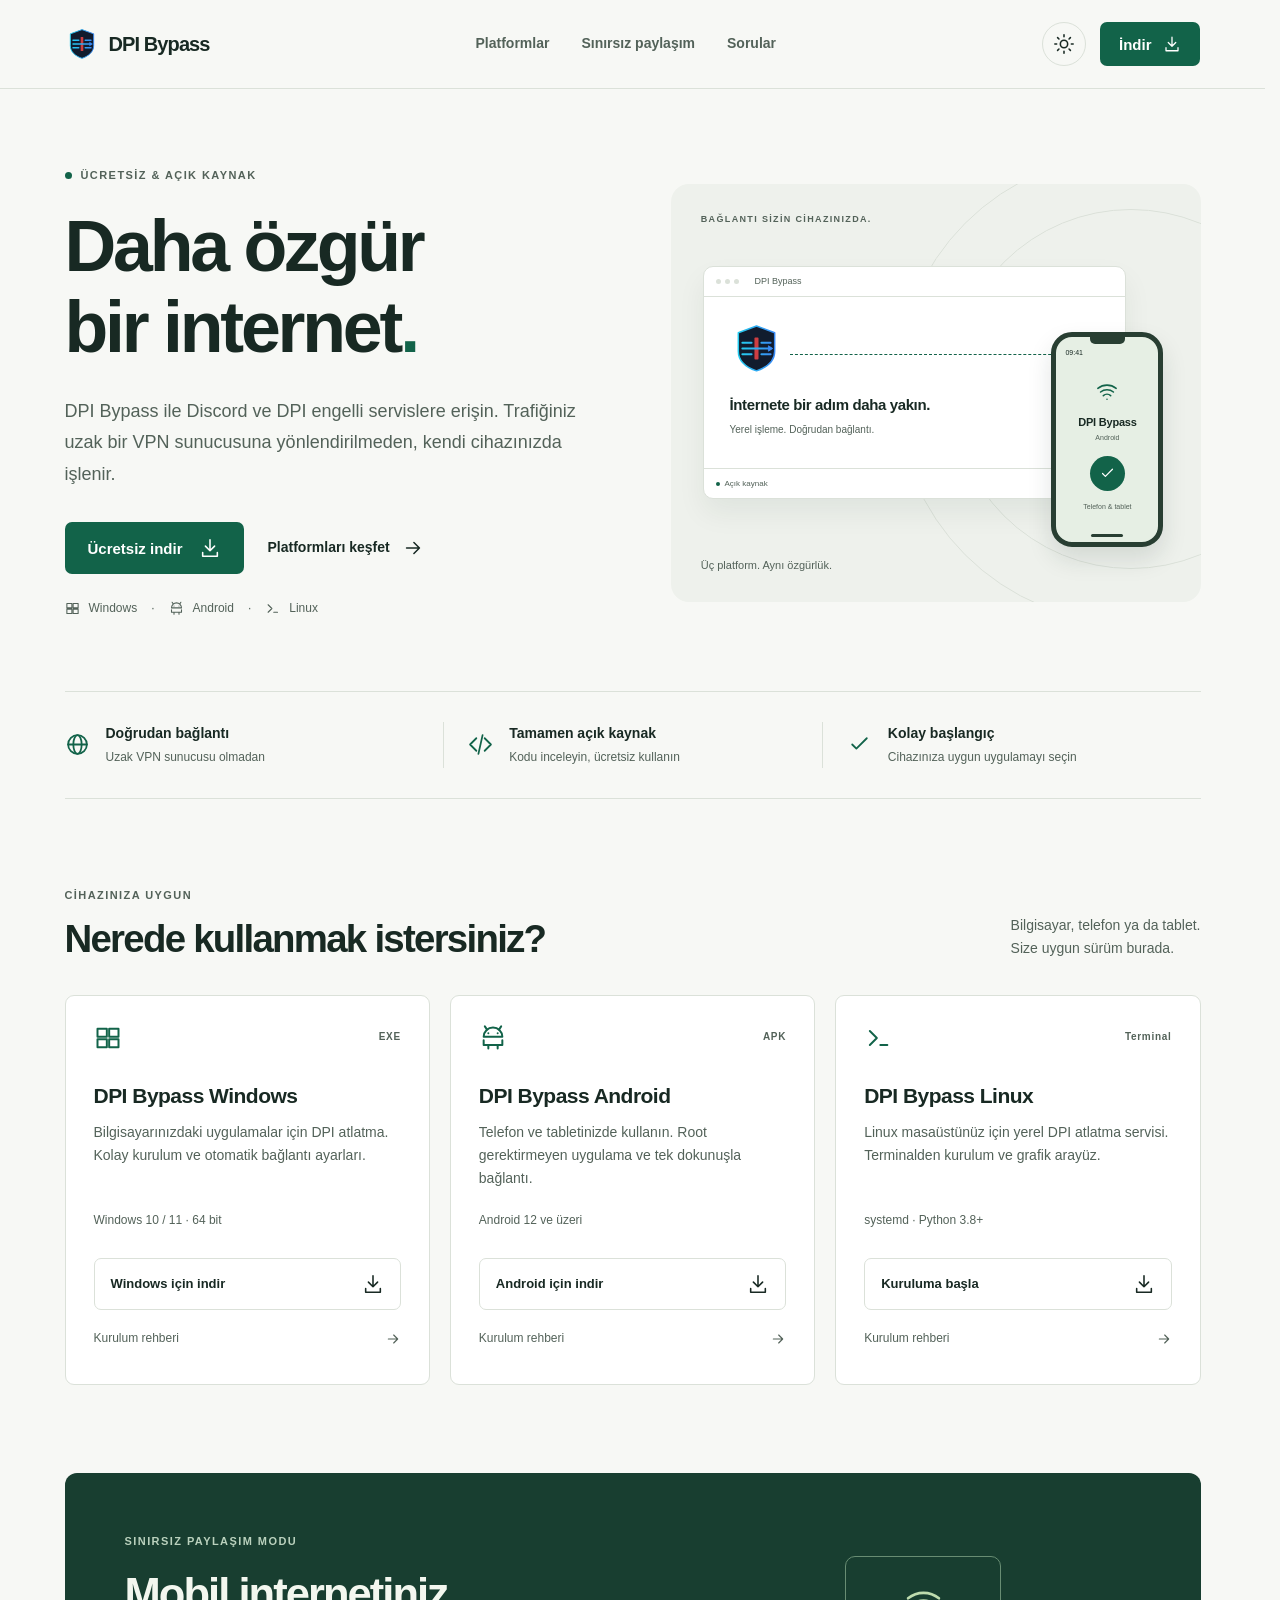
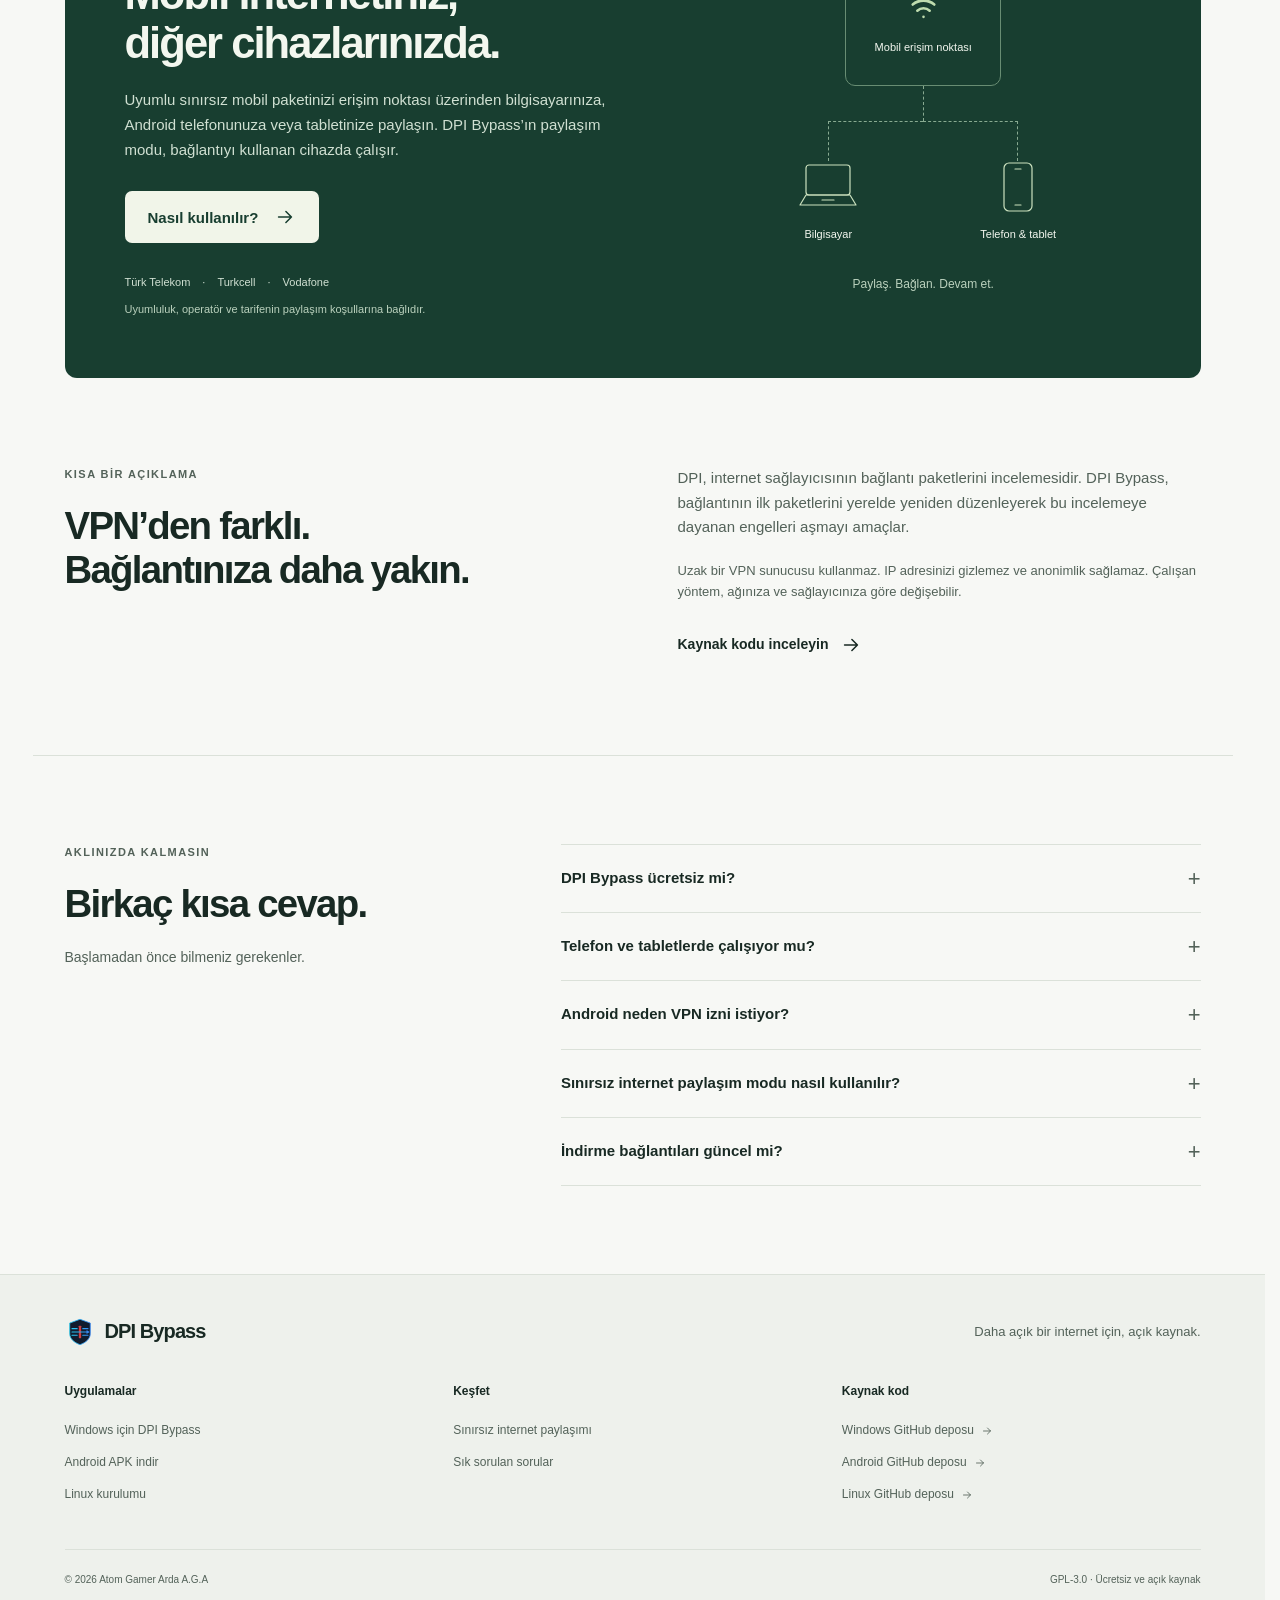
<file: index.html>
<!DOCTYPE html>
<html lang="tr" data-theme="light">
<head>
<meta charset="utf-8">
<meta name="viewport" content="width=device-width, initial-scale=1, viewport-fit=cover">
<title>DPI Bypass — Android, Windows ve Linux için ücretsiz indir</title>
<meta name="description" content="DPI Bypass ile DPI ve DNS engellerine karşı yerel bağlantı. Android APK, Windows ve Linux indirmeleri, kurulum rehberleri ve sınırsız internet paylaşım modu.">
<meta name="robots" content="index, follow, max-image-preview:large">
<meta name="author" content="Atom Gamer Arda A.G.A">
<meta name="theme-color" content="#f7f8f5">
<link rel="canonical" href="https://dpi.atomland.xyz/">
<meta property="og:locale" content="tr_TR">
<meta property="og:type" content="website">
<meta property="og:site_name" content="DPI Bypass">
<meta property="og:title" content="DPI Bypass — Android, Windows ve Linux için ücretsiz indir">
<meta property="og:description" content="DPI Bypass ile DPI ve DNS engellerine karşı yerel bağlantı. Android APK, Windows ve Linux indirmeleri, kurulum rehberleri ve sınırsız internet paylaşım modu.">
<meta property="og:url" content="https://dpi.atomland.xyz/">
<meta property="og:image" content="https://dpi.atomland.xyz/assets/img/social.png">
<meta property="og:image:width" content="1200">
<meta property="og:image:height" content="630">
<meta property="og:image:alt" content="DPI Bypass — Windows, Android ve Linux için açık kaynak uygulama">
<meta name="twitter:card" content="summary_large_image">
<meta name="twitter:title" content="DPI Bypass — Android, Windows ve Linux için ücretsiz indir">
<meta name="twitter:description" content="DPI Bypass ile DPI ve DNS engellerine karşı yerel bağlantı. Android APK, Windows ve Linux indirmeleri, kurulum rehberleri ve sınırsız internet paylaşım modu.">
<meta name="twitter:image" content="https://dpi.atomland.xyz/assets/img/social.png">
<link rel="icon" href="/assets/img/favicon.ico" sizes="any">
<link rel="icon" href="/assets/img/logo.svg" type="image/svg+xml">
<link rel="apple-touch-icon" href="/assets/img/logo-256.png">
<script>try{var t=localStorage.getItem('dpib-theme');document.documentElement.dataset.theme=t==='dark'?'dark':'light'}catch(e){}</script>
<link rel="stylesheet" href="/assets/css/style.css?v=6897a6ffe287">
<script type="application/ld+json">[{"@context":"https://schema.org","@type":"WebSite","@id":"https://dpi.atomland.xyz/#website","name":"DPI Bypass","url":"https://dpi.atomland.xyz/","inLanguage":"tr-TR"}]</script>
</head>
<body data-page="home"><a class="skip-link" href="#main">İçeriğe geç</a>
<header class="site-header"><div class="container header-inner">
  <a class="brand" href="/" aria-label="DPI Bypass ana sayfa"><img src="/assets/img/logo.svg" width="34" height="34" alt=""><span>DPI Bypass</span></a>
  <nav class="desktop-nav" aria-label="Ana menü"><a href="/#platformlar">Platformlar</a><a href="/sinirsiz-paylasim/">Sınırsız paylaşım</a><a href="/#sss">Sorular</a></nav>
  <div class="header-actions"><button class="theme-toggle" id="theme-toggle" aria-label="Koyu temaya geç" type="button"><svg class="icon " viewBox="0 0 24 24" width="24" height="24" aria-hidden="true"><circle cx="12" cy="12" r="4"/><path d="M12 2v2m0 16v2M2 12h2m16 0h2M5 5l1.5 1.5m11 11L19 19M5 19l1.5-1.5m11-11L19 5"/></svg></button><a class="button button-small button-primary" href="/#indir" data-download="" aria-haspopup="dialog">İndir<svg class="icon " viewBox="0 0 24 24" width="24" height="24" aria-hidden="true"><path d="M12 3v12m-5-5 5 5 5-5M4 17v4h16v-4"/></svg></a></div>
</div></header><main id="main">
<section class="hero container" id="indir"><div class="hero-copy"><p class="eyebrow"><span class="status-dot"></span>ÜCRETSİZ &amp; AÇIK KAYNAK</p><h1>Daha özgür<br>bir internet<span class="accent">.</span></h1><p class="hero-description">DPI Bypass ile Discord ve DPI engelli servislere erişin. Trafiğiniz uzak bir VPN sunucusuna yönlendirilmeden, kendi cihazınızda işlenir.</p><div class="hero-actions"><a class="button button-primary" href="/#indir" data-download="" aria-haspopup="dialog">Ücretsiz indir<svg class="icon " viewBox="0 0 24 24" width="24" height="24" aria-hidden="true"><path d="M12 3v12m-5-5 5 5 5-5M4 17v4h16v-4"/></svg></a><a class="text-link" href="#platformlar">Platformları keşfet <svg class="icon " viewBox="0 0 24 24" width="24" height="24" aria-hidden="true"><path d="M5 12h14m-6-6 6 6-6 6"/></svg></a></div><p class="hero-platforms"><svg class="icon " viewBox="0 0 24 24" width="24" height="24" aria-hidden="true"><path d="M3 4h8v7H3zm10 0h8v7h-8zM3 13h8v7H3zm10 0h8v7h-8z"/></svg> Windows <span>·</span><svg class="icon " viewBox="0 0 24 24" width="24" height="24" aria-hidden="true"><path d="m7 5-2-3m12 3 2-3M4 11a8 8 0 0 1 16 0ZM4 14v4h16v-4M8 18v3m8-3v3"/><path d="M8 8h.01M16 8h.01"/></svg> Android <span>·</span><svg class="icon " viewBox="0 0 24 24" width="24" height="24" aria-hidden="true"><path d="m5 6 6 6-6 6m9 0h6"/></svg> Linux</p></div><div class="connection-art" role="img" aria-label="DPI Bypass ile telefon, tablet ve bilgisayarda yerel bağlantı; şematik gösterim">
    <span class="art-label">BAĞLANTI SİZİN CİHAZINIZDA.</span>
    <div class="art-orbit orbit-one"></div><div class="art-orbit orbit-two"></div>
    <div class="art-desktop"><div class="desktop-top"><i></i><i></i><i></i><span>DPI Bypass</span></div><div class="desktop-content"><img src="/assets/img/logo.svg" width="66" height="66" alt=""><span class="connection-line"></span><strong>İnternete bir adım daha yakın.</strong><p>Yerel işleme. Doğrudan bağlantı.</p></div><div class="desktop-bottom"><span class="status-dot"></span>Açık kaynak <span>Windows / Linux</span></div></div>
    <div class="art-phone"><div class="phone-notch"></div><span class="phone-time">09:41</span><div class="phone-content"><svg class="icon " viewBox="0 0 24 24" width="24" height="24" aria-hidden="true"><path d="M2 8a16 16 0 0 1 20 0M5 12a11 11 0 0 1 14 0m-11 4a6 6 0 0 1 8 0M12 20h.01"/></svg><strong>DPI Bypass</strong><span>Android</span><div class="phone-connect"><svg class="icon " viewBox="0 0 24 24" width="24" height="24" aria-hidden="true"><path d="m5 12 4 4L19 6"/></svg></div><small>Telefon &amp; tablet</small></div><div class="phone-home"></div></div>
    <span class="art-caption">Üç platform. Aynı özgürlük.</span>
  </div></section>
<div class="container"><div class="benefit-strip"><div><svg class="icon " viewBox="0 0 24 24" width="24" height="24" aria-hidden="true"><circle cx="12" cy="12" r="9"/><ellipse cx="12" cy="12" rx="4" ry="9"/><path d="M3 12h18"/></svg><span><strong>Doğrudan bağlantı</strong><small>Uzak VPN sunucusu olmadan</small></span></div><div><svg class="icon " viewBox="0 0 24 24" width="24" height="24" aria-hidden="true"><path d="m8 6-6 6 6 6m8-12 6 6-6 6M14 3l-4 18"/></svg><span><strong>Tamamen açık kaynak</strong><small>Kodu inceleyin, ücretsiz kullanın</small></span></div><div><svg class="icon " viewBox="0 0 24 24" width="24" height="24" aria-hidden="true"><path d="m5 12 4 4L19 6"/></svg><span><strong>Kolay başlangıç</strong><small>Cihazınıza uygun uygulamayı seçin</small></span></div></div></div>
<section class="section container" id="platformlar"><div class="section-heading"><div><p class="eyebrow">CİHAZINIZA UYGUN</p><h2>Nerede kullanmak istersiniz?</h2></div><p>Bilgisayar, telefon ya da tablet.<br>Size uygun sürüm burada.</p></div><div class="platform-grid"><article class="platform-card"><div class="platform-card-top"><svg class="icon " viewBox="0 0 24 24" width="24" height="24" aria-hidden="true"><path d="M3 4h8v7H3zm10 0h8v7h-8zM3 13h8v7H3zm10 0h8v7h-8z"/></svg><span>EXE</span></div><h3>DPI Bypass Windows</h3><p>Bilgisayarınızdaki uygulamalar için DPI atlatma. Kolay kurulum ve otomatik bağlantı ayarları.</p><small>Windows 10 / 11 · 64 bit</small><div class="platform-card-actions"><a class="button button-outline" href="/windows/" data-download="windows" aria-haspopup="dialog">Windows için indir<svg class="icon " viewBox="0 0 24 24" width="24" height="24" aria-hidden="true"><path d="M12 3v12m-5-5 5 5 5-5M4 17v4h16v-4"/></svg></a><a href="/windows/">Kurulum rehberi <svg class="icon " viewBox="0 0 24 24" width="24" height="24" aria-hidden="true"><path d="M5 12h14m-6-6 6 6-6 6"/></svg></a></div></article><article class="platform-card"><div class="platform-card-top"><svg class="icon " viewBox="0 0 24 24" width="24" height="24" aria-hidden="true"><path d="m7 5-2-3m12 3 2-3M4 11a8 8 0 0 1 16 0ZM4 14v4h16v-4M8 18v3m8-3v3"/><path d="M8 8h.01M16 8h.01"/></svg><span>APK</span></div><h3>DPI Bypass Android</h3><p>Telefon ve tabletinizde kullanın. Root gerektirmeyen uygulama ve tek dokunuşla bağlantı.</p><small>Android 12 ve üzeri</small><div class="platform-card-actions"><a class="button button-outline" href="/android/" data-download="android" aria-haspopup="dialog">Android için indir<svg class="icon " viewBox="0 0 24 24" width="24" height="24" aria-hidden="true"><path d="M12 3v12m-5-5 5 5 5-5M4 17v4h16v-4"/></svg></a><a href="/android/">Kurulum rehberi <svg class="icon " viewBox="0 0 24 24" width="24" height="24" aria-hidden="true"><path d="M5 12h14m-6-6 6 6-6 6"/></svg></a></div></article><article class="platform-card"><div class="platform-card-top"><svg class="icon " viewBox="0 0 24 24" width="24" height="24" aria-hidden="true"><path d="m5 6 6 6-6 6m9 0h6"/></svg><span>Terminal</span></div><h3>DPI Bypass Linux</h3><p>Linux masaüstünüz için yerel DPI atlatma servisi. Terminalden kurulum ve grafik arayüz.</p><small>systemd · Python 3.8+</small><div class="platform-card-actions"><a class="button button-outline" href="/linux/" data-download="linux" aria-haspopup="dialog">Kuruluma başla<svg class="icon " viewBox="0 0 24 24" width="24" height="24" aria-hidden="true"><path d="M12 3v12m-5-5 5 5 5-5M4 17v4h16v-4"/></svg></a><a href="/linux/">Kurulum rehberi <svg class="icon " viewBox="0 0 24 24" width="24" height="24" aria-hidden="true"><path d="M5 12h14m-6-6 6 6-6 6"/></svg></a></div></article></div></section>
<section class="sharing-section container"><div class="sharing-inner"><div class="sharing-copy"><p class="eyebrow">SINIRSIZ PAYLAŞIM MODU</p><h2>Mobil internetiniz,<br>diğer cihazlarınızda.</h2><p>Uyumlu sınırsız mobil paketinizi erişim noktası üzerinden bilgisayarınıza, Android telefonunuza veya tabletinize paylaşın. DPI Bypass’ın paylaşım modu, bağlantıyı kullanan cihazda çalışır.</p><a class="button button-white" href="/sinirsiz-paylasim/">Nasıl kullanılır? <svg class="icon " viewBox="0 0 24 24" width="24" height="24" aria-hidden="true"><path d="M5 12h14m-6-6 6 6-6 6"/></svg></a><p class="carrier-list">Türk Telekom <span>·</span> Turkcell <span>·</span> Vodafone</p><small class="sharing-note">Uyumluluk, operatör ve tarifenin paylaşım koşullarına bağlıdır.</small></div><div class="sharing-visual" aria-hidden="true"><div class="sharing-source"><svg class="icon " viewBox="0 0 24 24" width="24" height="24" aria-hidden="true"><path d="M2 8a16 16 0 0 1 20 0M5 12a11 11 0 0 1 14 0m-11 4a6 6 0 0 1 8 0M12 20h.01"/></svg><span>Mobil erişim noktası</span></div><div class="sharing-branches"><span></span><span></span></div><div class="sharing-targets"><div><svg viewBox="0 0 64 54"><rect x="10" y="4" width="44" height="30" rx="3"/><path d="M4 44h56l-6-10H10Z"/><path d="M26 39h12"/></svg><span>Bilgisayar</span></div><div><svg viewBox="0 0 64 54"><rect x="18" y="2" width="28" height="48" rx="5"/><path d="M29 8h6m-6 36h6"/></svg><span>Telefon &amp; tablet</span></div></div><p>Paylaş. Bağlan. Devam et.</p></div></div></section>
<section class="section container how-section" id="nasil-calisir"><div><p class="eyebrow">KISA BİR AÇIKLAMA</p><h2>VPN’den farklı.<br>Bağlantınıza daha yakın.</h2></div><div class="how-copy"><p>DPI, internet sağlayıcısının bağlantı paketlerini incelemesidir. DPI Bypass, bağlantının ilk paketlerini yerelde yeniden düzenleyerek bu incelemeye dayanan engelleri aşmayı amaçlar.</p><p>Uzak bir VPN sunucusu kullanmaz. IP adresinizi gizlemez ve anonimlik sağlamaz. Çalışan yöntem, ağınıza ve sağlayıcınıza göre değişebilir.</p><a class="text-link" href="https://github.com/ATOMGAMERAGA/DPI-Bypass-Android" target="_blank" rel="noopener noreferrer">Kaynak kodu inceleyin <svg class="icon " viewBox="0 0 24 24" width="24" height="24" aria-hidden="true"><path d="M5 12h14m-6-6 6 6-6 6"/></svg></a></div></section>
<section class="section container faq-section" id="sss"><div><p class="eyebrow">AKLINIZDA KALMASIN</p><h2>Birkaç kısa cevap.</h2><p class="section-description">Başlamadan önce bilmeniz gerekenler.</p></div><div class="faq-list"><details><summary>DPI Bypass ücretsiz mi?<span aria-hidden="true">+</span></summary><div class="faq-answer"><p>Evet. Android, Windows ve Linux sürümleri ücretsizdir. Kaynak kodlar GPL-3.0 lisansı ile GitHub üzerinde paylaşılır.</p></div></details><details><summary>Telefon ve tabletlerde çalışıyor mu?<span aria-hidden="true">+</span></summary><div class="faq-answer"><p>Android 12 ve üzeri telefon ve tabletler için APK sürümü vardır. Root gerekmez. iOS ve macOS için yerel bir uygulama bulunmuyor.</p><p><a href="/android/">Android indirme ve kurulum rehberi</a></p></div></details><details><summary>Android neden VPN izni istiyor?<span aria-hidden="true">+</span></summary><div class="faq-answer"><p>Android uygulaması, trafiği cihaz içinde işlemek için sistemin yerel VPN arayüzünü kullanır. Bu izin, trafiğinizin uzak bir VPN sunucusuna gönderildiği anlamına gelmez. Aynı anda başka bir VPN uygulaması kullanımı çakışabilir.</p></div></details><details><summary>Sınırsız internet paylaşım modu nasıl kullanılır?<span aria-hidden="true">+</span></summary><div class="faq-answer"><p>Telefonunuzun mobil erişim noktasına bağlanın. Bağlanan cihazda DPI Bypass’ı kurun ve ayarlardaki Vodafone Sınırsız Modu’nu açın. PC sürümleri de bu modu destekler. Sonuç, kullanılan paket ve ağ koşullarına bağlıdır.</p><p><a href="/sinirsiz-paylasim/">Paylaşım rehberini inceleyin</a></p></div></details><details><summary>İndirme bağlantıları güncel mi?<span aria-hidden="true">+</span></summary><div class="faq-answer"><p>İndirme penceresi GitHub’daki en güncel kararlı sürümün APK veya Windows kurulum dosyasını bulur. Sürüm bilgisi alınamazsa GitHub’ın son sürüm sayfasını açar. Linux kurulumu resmî depodaki güncel kurulum betiğini kullanır.</p></div></details></div></section>
</main><footer class="site-footer"><div class="container">
  <div class="footer-top"><a class="brand" href="/"><img src="/assets/img/logo.svg" width="30" height="30" alt=""><span>DPI Bypass</span></a><p>Daha açık bir internet için, açık kaynak.</p></div>
  <div class="footer-grid"><div><span class="footer-label">Uygulamalar</span><a href="/windows/">Windows için DPI Bypass</a><a href="/android/">Android APK indir</a><a href="/linux/">Linux kurulumu</a></div><div><span class="footer-label">Keşfet</span><a href="/sinirsiz-paylasim/">Sınırsız internet paylaşımı</a><a href="/#sss">Sık sorulan sorular</a></div><div><span class="footer-label">Kaynak kod</span><a href="https://github.com/ATOMGAMERAGA/DPI-Bypass-Windows" target="_blank" rel="noopener noreferrer">Windows GitHub deposu <svg class="icon " viewBox="0 0 24 24" width="24" height="24" aria-hidden="true"><path d="M5 12h14m-6-6 6 6-6 6"/></svg></a><a href="https://github.com/ATOMGAMERAGA/DPI-Bypass-Android" target="_blank" rel="noopener noreferrer">Android GitHub deposu <svg class="icon " viewBox="0 0 24 24" width="24" height="24" aria-hidden="true"><path d="M5 12h14m-6-6 6 6-6 6"/></svg></a><a href="https://github.com/ATOMGAMERAGA/DPI-Bypass-Linux" target="_blank" rel="noopener noreferrer">Linux GitHub deposu <svg class="icon " viewBox="0 0 24 24" width="24" height="24" aria-hidden="true"><path d="M5 12h14m-6-6 6 6-6 6"/></svg></a></div></div>
  <div class="footer-bottom"><p>© <span id="year">2026</span> Atom Gamer Arda A.G.A</p><p>GPL-3.0 · Ücretsiz ve açık kaynak</p></div>
</div></footer><dialog id="download-dialog" class="download-dialog" aria-labelledby="download-title" aria-describedby="download-intro">
  <div class="dialog-header"><div><p class="eyebrow">DPI BYPASS</p><h2 id="download-title">Cihazınız için indirin.</h2></div><button id="dialog-close" class="icon-button" type="button" aria-label="İndirme penceresini kapat" autofocus><svg class="icon " viewBox="0 0 24 24" width="24" height="24" aria-hidden="true"><path d="m6 6 12 12M6 18 18 6"/></svg></button></div>
  <p id="download-intro" class="dialog-intro">Platformunuzu seçin. Her zaman en güncel kararlı sürüme ulaşın.</p>
  <p id="device-note" class="device-note" hidden>Cihazınız otomatik eşleştirilemedi. iOS ve macOS için yerel uygulama bulunmuyor. Desteklenen platformları aşağıdan inceleyebilirsiniz.</p>
  <div class="platform-tabs" role="tablist" aria-label="İndirme platformu"><button type="button" id="tab-windows" role="tab" data-platform="windows" aria-controls="download-windows" aria-selected="true" tabindex="0"><svg class="icon " viewBox="0 0 24 24" width="24" height="24" aria-hidden="true"><path d="M3 4h8v7H3zm10 0h8v7h-8zM3 13h8v7H3zm10 0h8v7h-8z"/></svg>Windows</button><button type="button" id="tab-android" role="tab" data-platform="android" aria-controls="download-android" aria-selected="false" tabindex="-1"><svg class="icon " viewBox="0 0 24 24" width="24" height="24" aria-hidden="true"><path d="m7 5-2-3m12 3 2-3M4 11a8 8 0 0 1 16 0ZM4 14v4h16v-4M8 18v3m8-3v3"/><path d="M8 8h.01M16 8h.01"/></svg>Android</button><button type="button" id="tab-linux" role="tab" data-platform="linux" aria-controls="download-linux" aria-selected="false" tabindex="-1"><svg class="icon " viewBox="0 0 24 24" width="24" height="24" aria-hidden="true"><path d="m5 6 6 6-6 6m9 0h6"/></svg>Linux</button></div>
  <section class="download-panel" id="download-windows" role="tabpanel" aria-labelledby="tab-windows" tabindex="0" >
    <div class="download-summary"><div><h3>DPI Bypass Windows</h3><p>Windows 10 / 11 · 64 bit</p></div><span class="file-type">EXE</span></div>
    <a class="button button-primary download-file" data-release="windows" href="https://github.com/ATOMGAMERAGA/DPI-Bypass-Windows/releases/latest"><svg class="icon " viewBox="0 0 24 24" width="24" height="24" aria-hidden="true"><path d="M12 3v12m-5-5 5 5 5-5M4 17v4h16v-4"/></svg><span>EXE indir</span></a><p class="release-status" data-status="windows" role="status">En güncel kararlı sürüm · GitHub Releases</p>
    <div class="quick-steps"><span>BAŞLAMAK İÇİN</span><ol><li>Kurulum dosyasını çalıştırın.</li><li>Uygulamayı açın ve bağlanın.</li></ol></div>
    <div class="download-links"><a href="/windows/">Kurulum rehberi <svg class="icon " viewBox="0 0 24 24" width="24" height="24" aria-hidden="true"><path d="M5 12h14m-6-6 6 6-6 6"/></svg></a><a href="https://github.com/ATOMGAMERAGA/DPI-Bypass-Windows/releases/latest" target="_blank" rel="noopener noreferrer">GitHub sürümleri</a></div>
  </section><section class="download-panel" id="download-android" role="tabpanel" aria-labelledby="tab-android" tabindex="0" hidden>
    <div class="download-summary"><div><h3>DPI Bypass Android</h3><p>Android 12 ve üzeri</p></div><span class="file-type">APK</span></div>
    <a class="button button-primary download-file" data-release="android" href="https://github.com/ATOMGAMERAGA/DPI-Bypass-Android/releases/latest"><svg class="icon " viewBox="0 0 24 24" width="24" height="24" aria-hidden="true"><path d="M12 3v12m-5-5 5 5 5-5M4 17v4h16v-4"/></svg><span>APK indir</span></a><p class="release-status" data-status="android" role="status">En güncel kararlı sürüm · GitHub Releases</p>
    <div class="quick-steps"><span>BAŞLAMAK İÇİN</span><ol><li>APK dosyasını telefon veya tabletinize kurun.</li><li>Uygulamayı açın ve yerel VPN iznini onaylayın.</li></ol></div>
    <div class="download-links"><a href="/android/">Kurulum rehberi <svg class="icon " viewBox="0 0 24 24" width="24" height="24" aria-hidden="true"><path d="M5 12h14m-6-6 6 6-6 6"/></svg></a><a href="https://github.com/ATOMGAMERAGA/DPI-Bypass-Android/releases/latest" target="_blank" rel="noopener noreferrer">GitHub sürümleri</a></div>
  </section><section class="download-panel" id="download-linux" role="tabpanel" aria-labelledby="tab-linux" tabindex="0" hidden>
    <div class="download-summary"><div><h3>DPI Bypass Linux</h3><p>systemd · Python 3.8+</p></div><span class="file-type">Terminal</span></div>
    <p class="download-help">Terminali açın ve kurulum komutunu çalıştırın.</p><div class="code-block"><code>curl -fsSL https://raw.githubusercontent.com/ATOMGAMERAGA/DPI-Bypass-Linux/main/install.sh | sudo bash</code><button class="copy-button" data-copy type="button">Komutu kopyala</button></div><p class="download-help">Komut, resmî GitHub deposundaki kurulum betiğini yönetici yetkisiyle çalıştırır. <a href="https://github.com/ATOMGAMERAGA/DPI-Bypass-Linux/blob/main/install.sh" target="_blank" rel="noopener noreferrer">Betiği incele</a></p>
    <div class="quick-steps"><span>BAŞLAMAK İÇİN</span><ol><li>Kurulum tamamlanınca DPI Bypass’ı açın.</li><li>Otomatik modu seçip bağlanın.</li></ol></div>
    <div class="download-links"><a href="/linux/">Kurulum rehberi <svg class="icon " viewBox="0 0 24 24" width="24" height="24" aria-hidden="true"><path d="M5 12h14m-6-6 6 6-6 6"/></svg></a><a href="https://github.com/ATOMGAMERAGA/DPI-Bypass-Linux" target="_blank" rel="noopener noreferrer">Kaynak kod</a></div>
  </section>
  <p class="dialog-footnote">Ücretsiz. Açık kaynak. Dosyalar resmî GitHub depolarından gelir.</p>
</dialog><div id="toast" class="toast" role="status" aria-live="polite"></div><script src="/assets/js/downloads.js?v=6897a6ffe287" defer></script><script src="/assets/js/app.js?v=6897a6ffe287" defer></script></body></html>
</file>
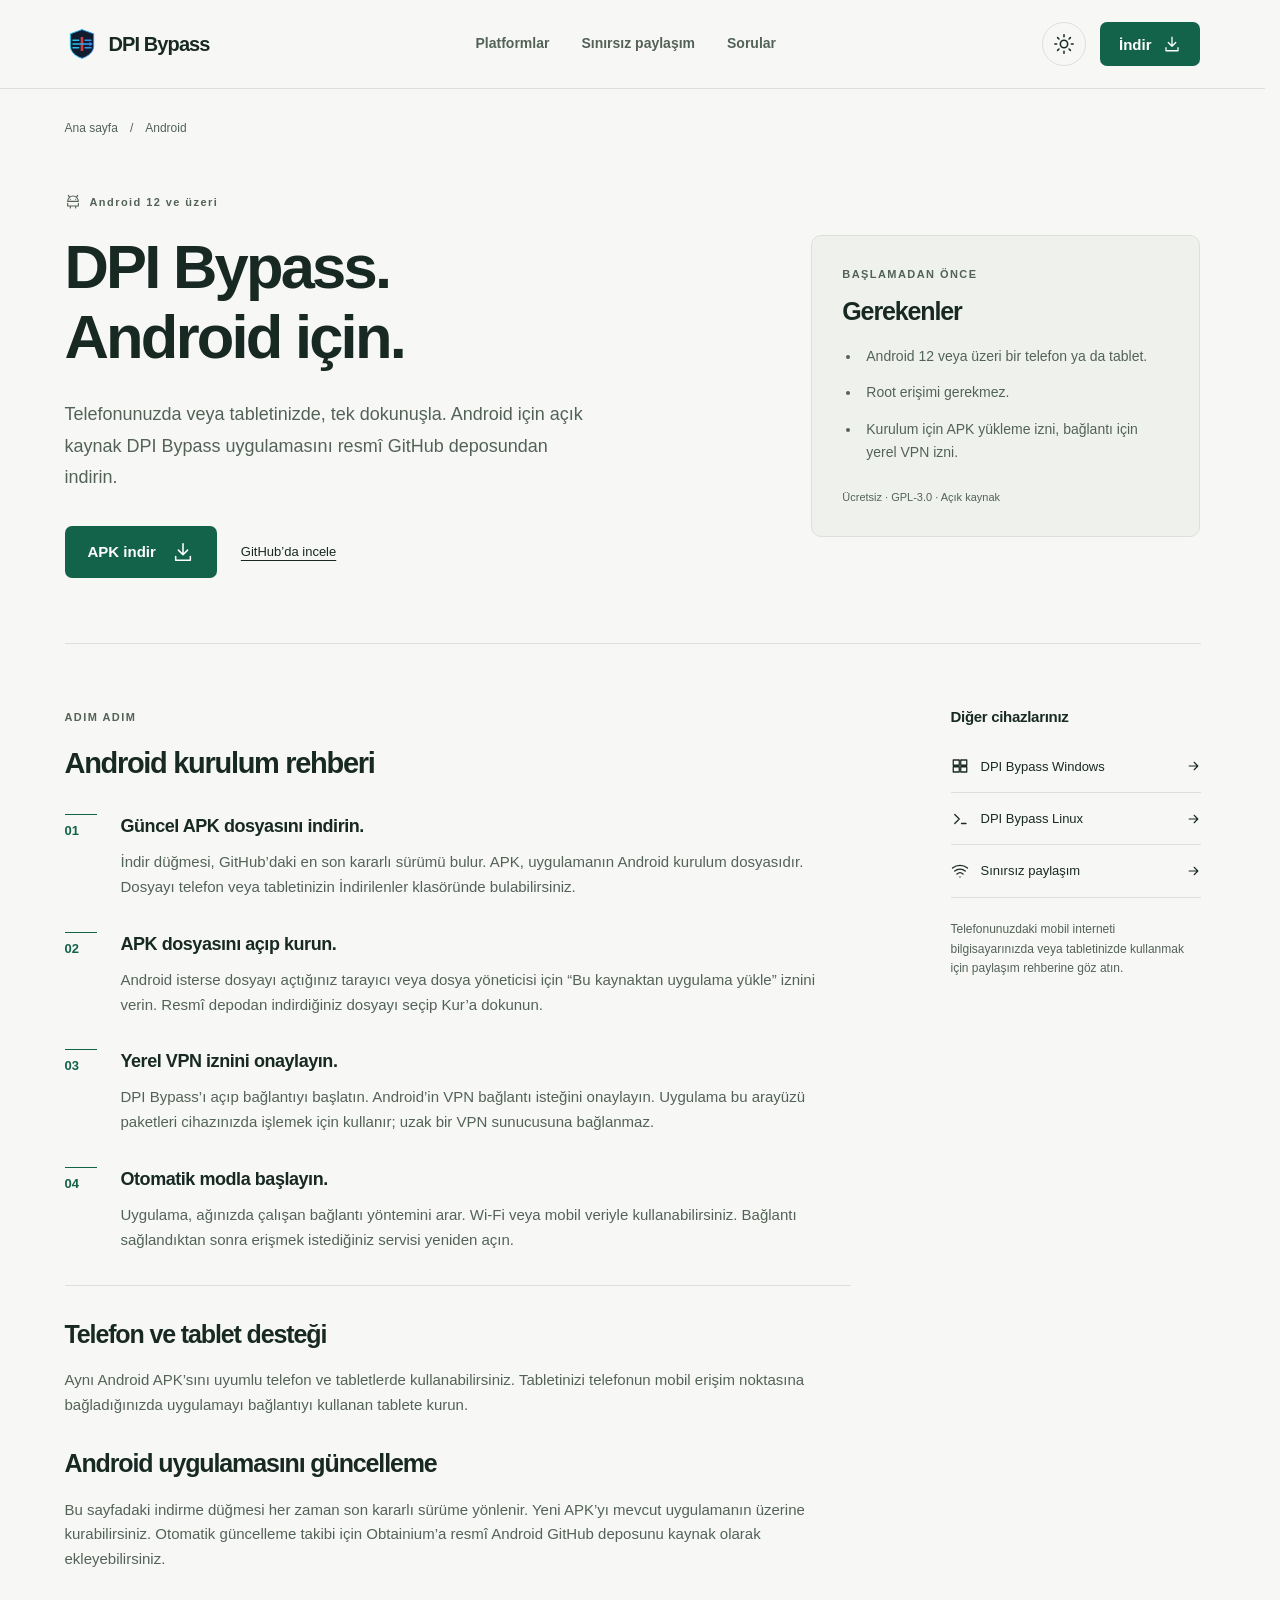
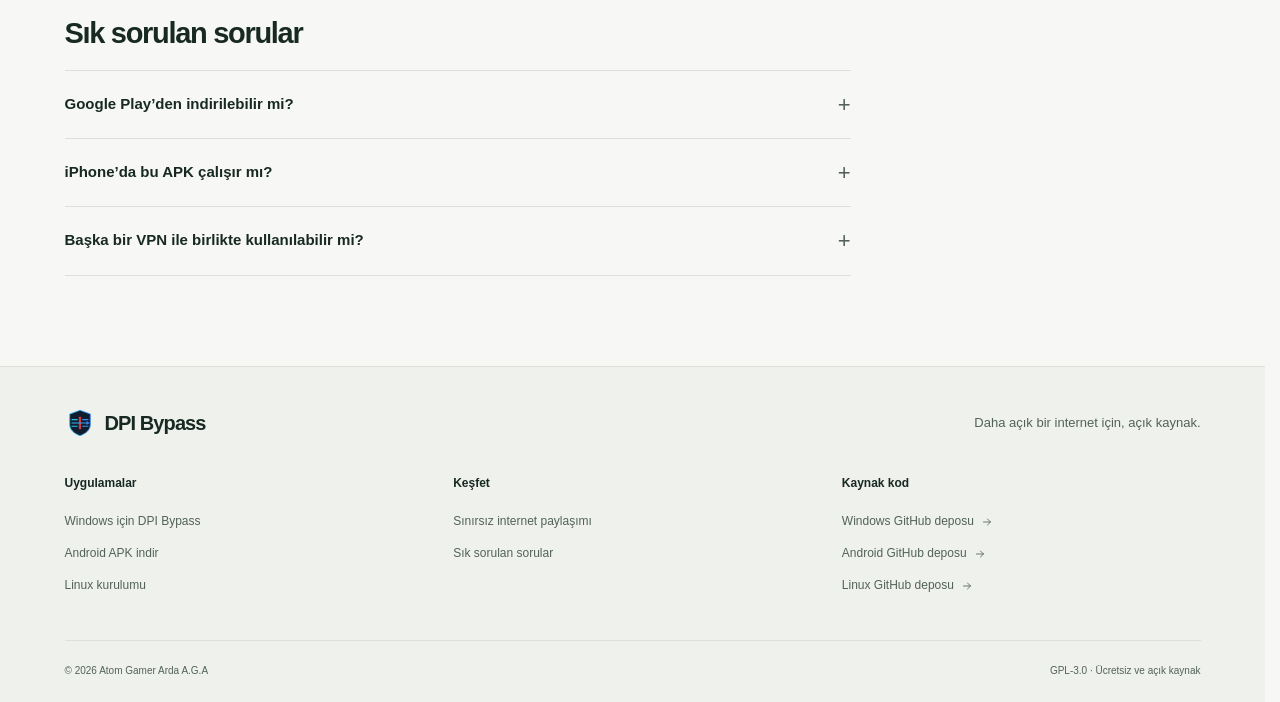
<file: android/index.html>
<!DOCTYPE html>
<html lang="tr" data-theme="light">
<head>
<meta charset="utf-8">
<meta name="viewport" content="width=device-width, initial-scale=1, viewport-fit=cover">
<title>DPI Bypass Android APK indir — Telefon ve tablet kurulumu</title>
<meta name="description" content="DPI Bypass Android APK dosyasının en güncel sürümünü indirin. Android 12 ve üzeri telefon ve tabletlerde rootsuz kurulum, yerel VPN izni ve paylaşım modu rehberi.">
<meta name="robots" content="index, follow, max-image-preview:large">
<meta name="author" content="Atom Gamer Arda A.G.A">
<meta name="theme-color" content="#f7f8f5">
<link rel="canonical" href="https://dpi.atomland.xyz/android/">
<meta property="og:locale" content="tr_TR">
<meta property="og:type" content="website">
<meta property="og:site_name" content="DPI Bypass">
<meta property="og:title" content="DPI Bypass Android APK indir — Telefon ve tablet kurulumu">
<meta property="og:description" content="DPI Bypass Android APK dosyasının en güncel sürümünü indirin. Android 12 ve üzeri telefon ve tabletlerde rootsuz kurulum, yerel VPN izni ve paylaşım modu rehberi.">
<meta property="og:url" content="https://dpi.atomland.xyz/android/">
<meta property="og:image" content="https://dpi.atomland.xyz/assets/img/social.png">
<meta property="og:image:width" content="1200">
<meta property="og:image:height" content="630">
<meta property="og:image:alt" content="DPI Bypass — Windows, Android ve Linux için açık kaynak uygulama">
<meta name="twitter:card" content="summary_large_image">
<meta name="twitter:title" content="DPI Bypass Android APK indir — Telefon ve tablet kurulumu">
<meta name="twitter:description" content="DPI Bypass Android APK dosyasının en güncel sürümünü indirin. Android 12 ve üzeri telefon ve tabletlerde rootsuz kurulum, yerel VPN izni ve paylaşım modu rehberi.">
<meta name="twitter:image" content="https://dpi.atomland.xyz/assets/img/social.png">
<link rel="icon" href="/assets/img/favicon.ico" sizes="any">
<link rel="icon" href="/assets/img/logo.svg" type="image/svg+xml">
<link rel="apple-touch-icon" href="/assets/img/logo-256.png">
<script>try{var t=localStorage.getItem('dpib-theme');document.documentElement.dataset.theme=t==='dark'?'dark':'light'}catch(e){}</script>
<link rel="stylesheet" href="/assets/css/style.css?v=6897a6ffe287">
<script type="application/ld+json">[{"@context":"https://schema.org","@type":"WebSite","@id":"https://dpi.atomland.xyz/#website","name":"DPI Bypass","url":"https://dpi.atomland.xyz/","inLanguage":"tr-TR"},{"@context":"https://schema.org","@type":"SoftwareApplication","name":"DPI Bypass Android","operatingSystem":"Android","applicationCategory":"UtilitiesApplication","url":"https://dpi.atomland.xyz/android/","downloadUrl":"https://github.com/ATOMGAMERAGA/DPI-Bypass-Android/releases/latest","description":"DPI Bypass Android APK dosyasının en güncel sürümünü indirin. Android 12 ve üzeri telefon ve tabletlerde rootsuz kurulum, yerel VPN izni ve paylaşım modu rehberi.","isAccessibleForFree":true,"license":"https://www.gnu.org/licenses/gpl-3.0.html","offers":{"@type":"Offer","price":"0","priceCurrency":"TRY"}},{"@context":"https://schema.org","@type":"BreadcrumbList","itemListElement":[{"@type":"ListItem","position":1,"name":"DPI Bypass","item":"https://dpi.atomland.xyz/"},{"@type":"ListItem","position":2,"name":"Android","item":"https://dpi.atomland.xyz/android/"}]}]</script>
</head><body data-page="android"><a class="skip-link" href="#main">İçeriğe geç</a>
<header class="site-header"><div class="container header-inner">
  <a class="brand" href="/" aria-label="DPI Bypass ana sayfa"><img src="/assets/img/logo.svg" width="34" height="34" alt=""><span>DPI Bypass</span></a>
  <nav class="desktop-nav" aria-label="Ana menü"><a href="/#platformlar">Platformlar</a><a href="/sinirsiz-paylasim/">Sınırsız paylaşım</a><a href="/#sss">Sorular</a></nav>
  <div class="header-actions"><button class="theme-toggle" id="theme-toggle" aria-label="Koyu temaya geç" type="button"><svg class="icon " viewBox="0 0 24 24" width="24" height="24" aria-hidden="true"><circle cx="12" cy="12" r="4"/><path d="M12 2v2m0 16v2M2 12h2m16 0h2M5 5l1.5 1.5m11 11L19 19M5 19l1.5-1.5m11-11L19 5"/></svg></button><a class="button button-small button-primary" href="/#indir" data-download="" aria-haspopup="dialog">İndir<svg class="icon " viewBox="0 0 24 24" width="24" height="24" aria-hidden="true"><path d="M12 3v12m-5-5 5 5 5-5M4 17v4h16v-4"/></svg></a></div>
</div></header><main id="main" class="container guide-main">
<nav class="breadcrumbs" aria-label="Konum"><a href="/">Ana sayfa</a><span aria-hidden="true">/</span><span>Android</span></nav>
<section class="guide-hero"><div><p class="eyebrow"><svg class="icon " viewBox="0 0 24 24" width="24" height="24" aria-hidden="true"><path d="m7 5-2-3m12 3 2-3M4 11a8 8 0 0 1 16 0ZM4 14v4h16v-4M8 18v3m8-3v3"/><path d="M8 8h.01M16 8h.01"/></svg> Android 12 ve üzeri</p><h1>DPI Bypass.<br>Android için.</h1><p class="hero-description">Telefonunuzda veya tabletinizde, tek dokunuşla. Android için açık kaynak DPI Bypass uygulamasını resmî GitHub deposundan indirin.</p><div class="hero-actions"><a class="button button-primary" href="/android/" data-download="android" aria-haspopup="dialog">APK indir<svg class="icon " viewBox="0 0 24 24" width="24" height="24" aria-hidden="true"><path d="M12 3v12m-5-5 5 5 5-5M4 17v4h16v-4"/></svg></a><a href="https://github.com/ATOMGAMERAGA/DPI-Bypass-Android/releases/latest" target="_blank" rel="noopener noreferrer">GitHub’da incele</a></div></div><aside class="requirements"><span class="eyebrow">BAŞLAMADAN ÖNCE</span><h2>Gerekenler</h2><ul><li>Android 12 veya üzeri bir telefon ya da tablet.</li><li>Root erişimi gerekmez.</li><li>Kurulum için APK yükleme izni, bağlantı için yerel VPN izni.</li></ul><p>Ücretsiz · GPL-3.0 · Açık kaynak</p></aside></section>
<div class="guide-layout"><article class="guide-content"><section id="kurulum"><p class="eyebrow">ADIM ADIM</p><h2>Android kurulum rehberi</h2><ol class="install-steps"><li><h3>Güncel APK dosyasını indirin.</h3><div>İndir düğmesi, GitHub’daki en son kararlı sürümü bulur. APK, uygulamanın Android kurulum dosyasıdır. Dosyayı telefon veya tabletinizin İndirilenler klasöründe bulabilirsiniz.</div></li><li><h3>APK dosyasını açıp kurun.</h3><div>Android isterse dosyayı açtığınız tarayıcı veya dosya yöneticisi için “Bu kaynaktan uygulama yükle” iznini verin. Resmî depodan indirdiğiniz dosyayı seçip Kur’a dokunun.</div></li><li><h3>Yerel VPN iznini onaylayın.</h3><div>DPI Bypass’ı açıp bağlantıyı başlatın. Android’in VPN bağlantı isteğini onaylayın. Uygulama bu arayüzü paketleri cihazınızda işlemek için kullanır; uzak bir VPN sunucusuna bağlanmaz.</div></li><li><h3>Otomatik modla başlayın.</h3><div>Uygulama, ağınızda çalışan bağlantı yöntemini arar. Wi-Fi veya mobil veriyle kullanabilirsiniz. Bağlantı sağlandıktan sonra erişmek istediğiniz servisi yeniden açın.</div></li></ol></section><section class="guide-details"><h2>Telefon ve tablet desteği</h2><p>Aynı Android APK’sını uyumlu telefon ve tabletlerde kullanabilirsiniz. Tabletinizi telefonun mobil erişim noktasına bağladığınızda uygulamayı bağlantıyı kullanan tablete kurun.</p><h2>Android uygulamasını güncelleme</h2><p>Bu sayfadaki indirme düğmesi her zaman son kararlı sürüme yönlenir. Yeni APK’yı mevcut uygulamanın üzerine kurabilirsiniz. Otomatik güncelleme takibi için Obtainium’a resmî Android GitHub deposunu kaynak olarak ekleyebilirsiniz.</p></section><section class="guide-faq"><h2>Sık sorulan sorular</h2><div class="faq-list"><details><summary>Google Play’den indirilebilir mi?<span aria-hidden="true">+</span></summary><div class="faq-answer"><p>Bu sitedeki dağıtım kanalı resmî GitHub Releases sayfasıdır. İndir düğmesi APK dosyasını veya en güncel sürüm sayfasını açar.</p></div></details><details><summary>iPhone’da bu APK çalışır mı?<span aria-hidden="true">+</span></summary><div class="faq-answer"><p>Hayır. APK dosyası Android içindir. iPhone ve iPad için DPI Bypass’ın yerel iOS sürümü bulunmuyor.</p></div></details><details><summary>Başka bir VPN ile birlikte kullanılabilir mi?<span aria-hidden="true">+</span></summary><div class="faq-answer"><p>Android genellikle aynı anda tek bir VPN bağlantısına izin verir. Başka bir VPN uygulaması açıksa DPI Bypass’ın yerel VPN arayüzüyle çakışabilir.</p></div></details></div></section></article><aside class="guide-sidebar"><h2>Diğer cihazlarınız</h2><a href="/windows/"><svg class="icon " viewBox="0 0 24 24" width="24" height="24" aria-hidden="true"><path d="M3 4h8v7H3zm10 0h8v7h-8zM3 13h8v7H3zm10 0h8v7h-8z"/></svg><span>DPI Bypass Windows</span><svg class="icon " viewBox="0 0 24 24" width="24" height="24" aria-hidden="true"><path d="M5 12h14m-6-6 6 6-6 6"/></svg></a><a href="/linux/"><svg class="icon " viewBox="0 0 24 24" width="24" height="24" aria-hidden="true"><path d="m5 6 6 6-6 6m9 0h6"/></svg><span>DPI Bypass Linux</span><svg class="icon " viewBox="0 0 24 24" width="24" height="24" aria-hidden="true"><path d="M5 12h14m-6-6 6 6-6 6"/></svg></a><a href="/sinirsiz-paylasim/"><svg class="icon " viewBox="0 0 24 24" width="24" height="24" aria-hidden="true"><path d="M2 8a16 16 0 0 1 20 0M5 12a11 11 0 0 1 14 0m-11 4a6 6 0 0 1 8 0M12 20h.01"/></svg><span>Sınırsız paylaşım</span><svg class="icon " viewBox="0 0 24 24" width="24" height="24" aria-hidden="true"><path d="M5 12h14m-6-6 6 6-6 6"/></svg></a><p>Telefonunuzdaki mobil interneti bilgisayarınızda veya tabletinizde kullanmak için paylaşım rehberine göz atın.</p></aside></div>
</main><footer class="site-footer"><div class="container">
  <div class="footer-top"><a class="brand" href="/"><img src="/assets/img/logo.svg" width="30" height="30" alt=""><span>DPI Bypass</span></a><p>Daha açık bir internet için, açık kaynak.</p></div>
  <div class="footer-grid"><div><span class="footer-label">Uygulamalar</span><a href="/windows/">Windows için DPI Bypass</a><a href="/android/">Android APK indir</a><a href="/linux/">Linux kurulumu</a></div><div><span class="footer-label">Keşfet</span><a href="/sinirsiz-paylasim/">Sınırsız internet paylaşımı</a><a href="/#sss">Sık sorulan sorular</a></div><div><span class="footer-label">Kaynak kod</span><a href="https://github.com/ATOMGAMERAGA/DPI-Bypass-Windows" target="_blank" rel="noopener noreferrer">Windows GitHub deposu <svg class="icon " viewBox="0 0 24 24" width="24" height="24" aria-hidden="true"><path d="M5 12h14m-6-6 6 6-6 6"/></svg></a><a href="https://github.com/ATOMGAMERAGA/DPI-Bypass-Android" target="_blank" rel="noopener noreferrer">Android GitHub deposu <svg class="icon " viewBox="0 0 24 24" width="24" height="24" aria-hidden="true"><path d="M5 12h14m-6-6 6 6-6 6"/></svg></a><a href="https://github.com/ATOMGAMERAGA/DPI-Bypass-Linux" target="_blank" rel="noopener noreferrer">Linux GitHub deposu <svg class="icon " viewBox="0 0 24 24" width="24" height="24" aria-hidden="true"><path d="M5 12h14m-6-6 6 6-6 6"/></svg></a></div></div>
  <div class="footer-bottom"><p>© <span id="year">2026</span> Atom Gamer Arda A.G.A</p><p>GPL-3.0 · Ücretsiz ve açık kaynak</p></div>
</div></footer><dialog id="download-dialog" class="download-dialog" aria-labelledby="download-title" aria-describedby="download-intro">
  <div class="dialog-header"><div><p class="eyebrow">DPI BYPASS</p><h2 id="download-title">Cihazınız için indirin.</h2></div><button id="dialog-close" class="icon-button" type="button" aria-label="İndirme penceresini kapat" autofocus><svg class="icon " viewBox="0 0 24 24" width="24" height="24" aria-hidden="true"><path d="m6 6 12 12M6 18 18 6"/></svg></button></div>
  <p id="download-intro" class="dialog-intro">Platformunuzu seçin. Her zaman en güncel kararlı sürüme ulaşın.</p>
  <p id="device-note" class="device-note" hidden>Cihazınız otomatik eşleştirilemedi. iOS ve macOS için yerel uygulama bulunmuyor. Desteklenen platformları aşağıdan inceleyebilirsiniz.</p>
  <div class="platform-tabs" role="tablist" aria-label="İndirme platformu"><button type="button" id="tab-windows" role="tab" data-platform="windows" aria-controls="download-windows" aria-selected="true" tabindex="0"><svg class="icon " viewBox="0 0 24 24" width="24" height="24" aria-hidden="true"><path d="M3 4h8v7H3zm10 0h8v7h-8zM3 13h8v7H3zm10 0h8v7h-8z"/></svg>Windows</button><button type="button" id="tab-android" role="tab" data-platform="android" aria-controls="download-android" aria-selected="false" tabindex="-1"><svg class="icon " viewBox="0 0 24 24" width="24" height="24" aria-hidden="true"><path d="m7 5-2-3m12 3 2-3M4 11a8 8 0 0 1 16 0ZM4 14v4h16v-4M8 18v3m8-3v3"/><path d="M8 8h.01M16 8h.01"/></svg>Android</button><button type="button" id="tab-linux" role="tab" data-platform="linux" aria-controls="download-linux" aria-selected="false" tabindex="-1"><svg class="icon " viewBox="0 0 24 24" width="24" height="24" aria-hidden="true"><path d="m5 6 6 6-6 6m9 0h6"/></svg>Linux</button></div>
  <section class="download-panel" id="download-windows" role="tabpanel" aria-labelledby="tab-windows" tabindex="0" >
    <div class="download-summary"><div><h3>DPI Bypass Windows</h3><p>Windows 10 / 11 · 64 bit</p></div><span class="file-type">EXE</span></div>
    <a class="button button-primary download-file" data-release="windows" href="https://github.com/ATOMGAMERAGA/DPI-Bypass-Windows/releases/latest"><svg class="icon " viewBox="0 0 24 24" width="24" height="24" aria-hidden="true"><path d="M12 3v12m-5-5 5 5 5-5M4 17v4h16v-4"/></svg><span>EXE indir</span></a><p class="release-status" data-status="windows" role="status">En güncel kararlı sürüm · GitHub Releases</p>
    <div class="quick-steps"><span>BAŞLAMAK İÇİN</span><ol><li>Kurulum dosyasını çalıştırın.</li><li>Uygulamayı açın ve bağlanın.</li></ol></div>
    <div class="download-links"><a href="/windows/">Kurulum rehberi <svg class="icon " viewBox="0 0 24 24" width="24" height="24" aria-hidden="true"><path d="M5 12h14m-6-6 6 6-6 6"/></svg></a><a href="https://github.com/ATOMGAMERAGA/DPI-Bypass-Windows/releases/latest" target="_blank" rel="noopener noreferrer">GitHub sürümleri</a></div>
  </section><section class="download-panel" id="download-android" role="tabpanel" aria-labelledby="tab-android" tabindex="0" hidden>
    <div class="download-summary"><div><h3>DPI Bypass Android</h3><p>Android 12 ve üzeri</p></div><span class="file-type">APK</span></div>
    <a class="button button-primary download-file" data-release="android" href="https://github.com/ATOMGAMERAGA/DPI-Bypass-Android/releases/latest"><svg class="icon " viewBox="0 0 24 24" width="24" height="24" aria-hidden="true"><path d="M12 3v12m-5-5 5 5 5-5M4 17v4h16v-4"/></svg><span>APK indir</span></a><p class="release-status" data-status="android" role="status">En güncel kararlı sürüm · GitHub Releases</p>
    <div class="quick-steps"><span>BAŞLAMAK İÇİN</span><ol><li>APK dosyasını telefon veya tabletinize kurun.</li><li>Uygulamayı açın ve yerel VPN iznini onaylayın.</li></ol></div>
    <div class="download-links"><a href="/android/">Kurulum rehberi <svg class="icon " viewBox="0 0 24 24" width="24" height="24" aria-hidden="true"><path d="M5 12h14m-6-6 6 6-6 6"/></svg></a><a href="https://github.com/ATOMGAMERAGA/DPI-Bypass-Android/releases/latest" target="_blank" rel="noopener noreferrer">GitHub sürümleri</a></div>
  </section><section class="download-panel" id="download-linux" role="tabpanel" aria-labelledby="tab-linux" tabindex="0" hidden>
    <div class="download-summary"><div><h3>DPI Bypass Linux</h3><p>systemd · Python 3.8+</p></div><span class="file-type">Terminal</span></div>
    <p class="download-help">Terminali açın ve kurulum komutunu çalıştırın.</p><div class="code-block"><code>curl -fsSL https://raw.githubusercontent.com/ATOMGAMERAGA/DPI-Bypass-Linux/main/install.sh | sudo bash</code><button class="copy-button" data-copy type="button">Komutu kopyala</button></div><p class="download-help">Komut, resmî GitHub deposundaki kurulum betiğini yönetici yetkisiyle çalıştırır. <a href="https://github.com/ATOMGAMERAGA/DPI-Bypass-Linux/blob/main/install.sh" target="_blank" rel="noopener noreferrer">Betiği incele</a></p>
    <div class="quick-steps"><span>BAŞLAMAK İÇİN</span><ol><li>Kurulum tamamlanınca DPI Bypass’ı açın.</li><li>Otomatik modu seçip bağlanın.</li></ol></div>
    <div class="download-links"><a href="/linux/">Kurulum rehberi <svg class="icon " viewBox="0 0 24 24" width="24" height="24" aria-hidden="true"><path d="M5 12h14m-6-6 6 6-6 6"/></svg></a><a href="https://github.com/ATOMGAMERAGA/DPI-Bypass-Linux" target="_blank" rel="noopener noreferrer">Kaynak kod</a></div>
  </section>
  <p class="dialog-footnote">Ücretsiz. Açık kaynak. Dosyalar resmî GitHub depolarından gelir.</p>
</dialog><div id="toast" class="toast" role="status" aria-live="polite"></div><script src="/assets/js/downloads.js?v=6897a6ffe287" defer></script><script src="/assets/js/app.js?v=6897a6ffe287" defer></script></body></html>
</file>
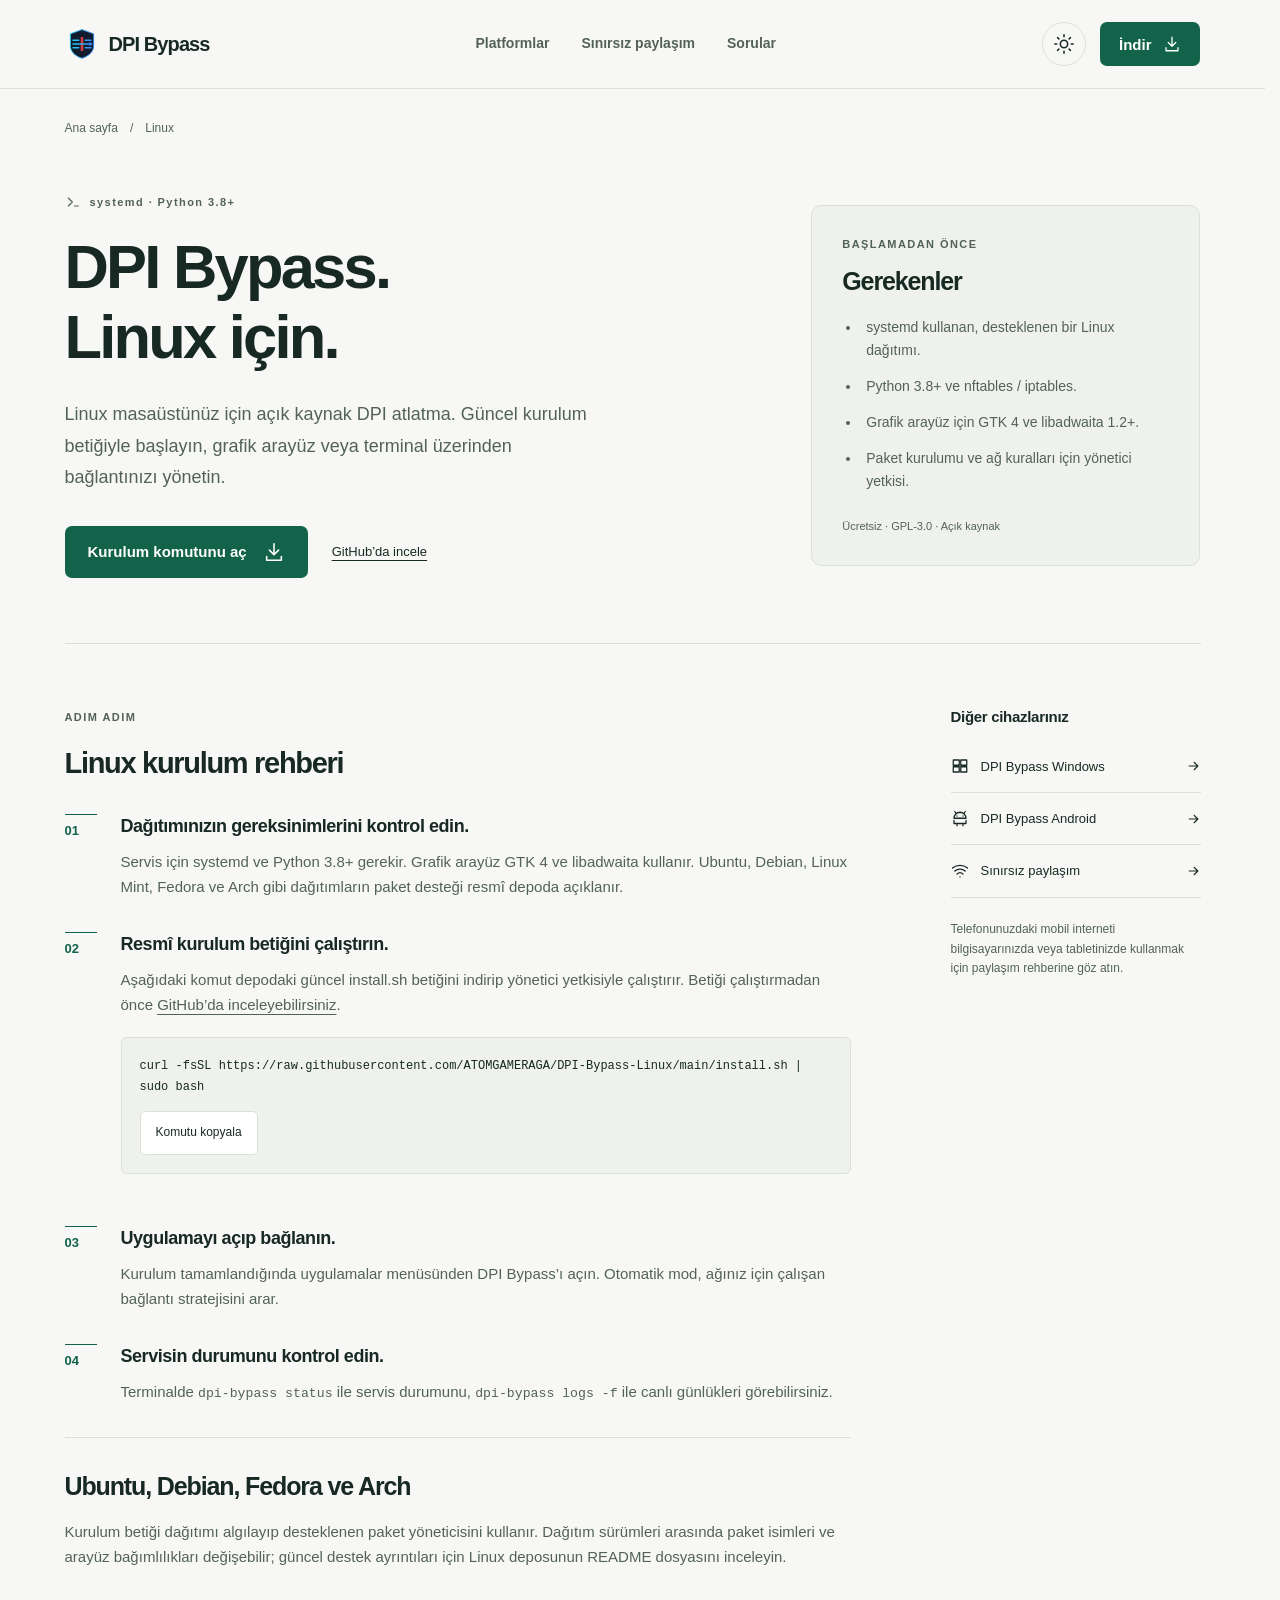
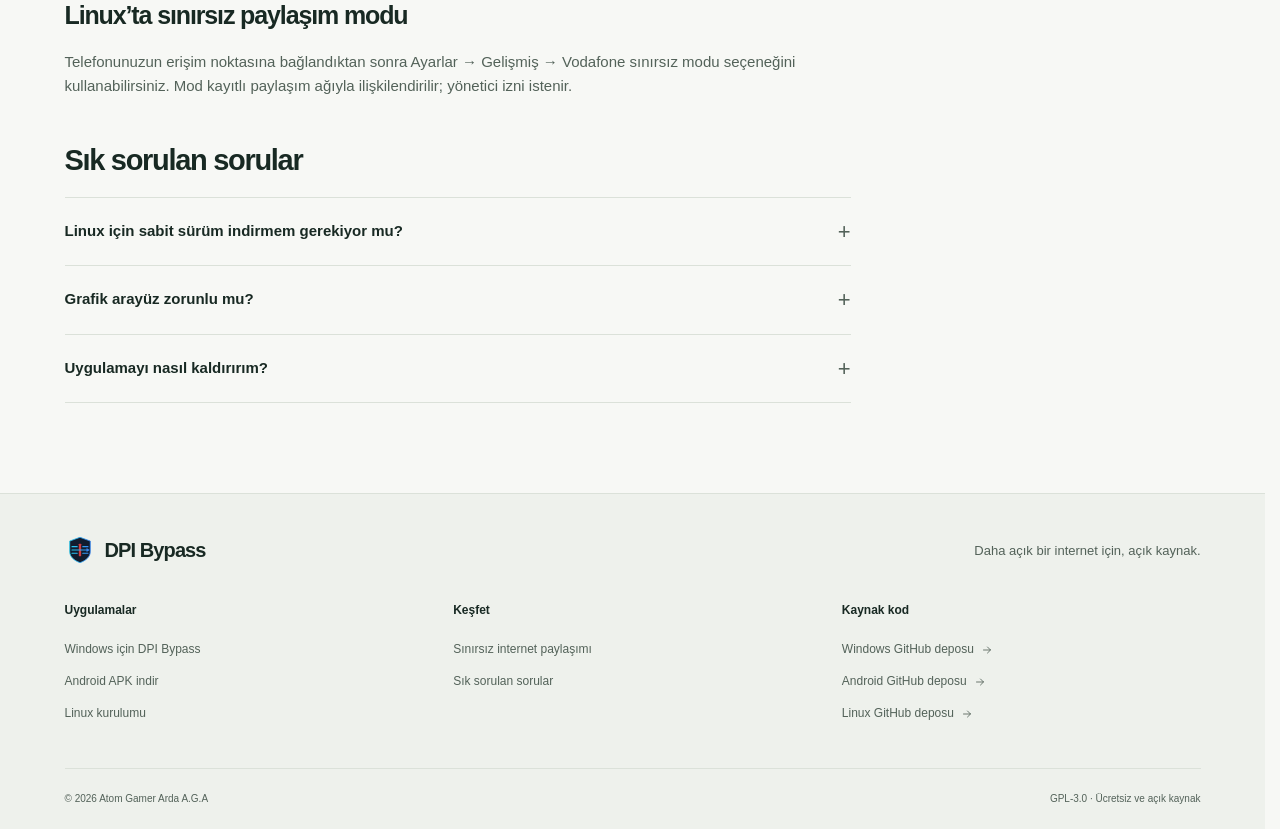
<file: linux/index.html>
<!DOCTYPE html>
<html lang="tr" data-theme="light">
<head>
<meta charset="utf-8">
<meta name="viewport" content="width=device-width, initial-scale=1, viewport-fit=cover">
<title>DPI Bypass Linux kurulumu — Ubuntu, Debian, Fedora ve Arch</title>
<meta name="description" content="DPI Bypass Linux kurulum rehberi. Ubuntu, Debian, Fedora ve Arch gibi systemd tabanlı dağıtımlarda güncel kurulum betiği, gereksinimler ve paylaşım modu.">
<meta name="robots" content="index, follow, max-image-preview:large">
<meta name="author" content="Atom Gamer Arda A.G.A">
<meta name="theme-color" content="#f7f8f5">
<link rel="canonical" href="https://dpi.atomland.xyz/linux/">
<meta property="og:locale" content="tr_TR">
<meta property="og:type" content="website">
<meta property="og:site_name" content="DPI Bypass">
<meta property="og:title" content="DPI Bypass Linux kurulumu — Ubuntu, Debian, Fedora ve Arch">
<meta property="og:description" content="DPI Bypass Linux kurulum rehberi. Ubuntu, Debian, Fedora ve Arch gibi systemd tabanlı dağıtımlarda güncel kurulum betiği, gereksinimler ve paylaşım modu.">
<meta property="og:url" content="https://dpi.atomland.xyz/linux/">
<meta property="og:image" content="https://dpi.atomland.xyz/assets/img/social.png">
<meta property="og:image:width" content="1200">
<meta property="og:image:height" content="630">
<meta property="og:image:alt" content="DPI Bypass — Windows, Android ve Linux için açık kaynak uygulama">
<meta name="twitter:card" content="summary_large_image">
<meta name="twitter:title" content="DPI Bypass Linux kurulumu — Ubuntu, Debian, Fedora ve Arch">
<meta name="twitter:description" content="DPI Bypass Linux kurulum rehberi. Ubuntu, Debian, Fedora ve Arch gibi systemd tabanlı dağıtımlarda güncel kurulum betiği, gereksinimler ve paylaşım modu.">
<meta name="twitter:image" content="https://dpi.atomland.xyz/assets/img/social.png">
<link rel="icon" href="/assets/img/favicon.ico" sizes="any">
<link rel="icon" href="/assets/img/logo.svg" type="image/svg+xml">
<link rel="apple-touch-icon" href="/assets/img/logo-256.png">
<script>try{var t=localStorage.getItem('dpib-theme');document.documentElement.dataset.theme=t==='dark'?'dark':'light'}catch(e){}</script>
<link rel="stylesheet" href="/assets/css/style.css?v=6897a6ffe287">
<script type="application/ld+json">[{"@context":"https://schema.org","@type":"WebSite","@id":"https://dpi.atomland.xyz/#website","name":"DPI Bypass","url":"https://dpi.atomland.xyz/","inLanguage":"tr-TR"},{"@context":"https://schema.org","@type":"SoftwareApplication","name":"DPI Bypass Linux","operatingSystem":"Linux","applicationCategory":"UtilitiesApplication","url":"https://dpi.atomland.xyz/linux/","downloadUrl":"https://github.com/ATOMGAMERAGA/DPI-Bypass-Linux","description":"DPI Bypass Linux kurulum rehberi. Ubuntu, Debian, Fedora ve Arch gibi systemd tabanlı dağıtımlarda güncel kurulum betiği, gereksinimler ve paylaşım modu.","isAccessibleForFree":true,"license":"https://www.gnu.org/licenses/gpl-3.0.html","offers":{"@type":"Offer","price":"0","priceCurrency":"TRY"}},{"@context":"https://schema.org","@type":"BreadcrumbList","itemListElement":[{"@type":"ListItem","position":1,"name":"DPI Bypass","item":"https://dpi.atomland.xyz/"},{"@type":"ListItem","position":2,"name":"Linux","item":"https://dpi.atomland.xyz/linux/"}]}]</script>
</head><body data-page="linux"><a class="skip-link" href="#main">İçeriğe geç</a>
<header class="site-header"><div class="container header-inner">
  <a class="brand" href="/" aria-label="DPI Bypass ana sayfa"><img src="/assets/img/logo.svg" width="34" height="34" alt=""><span>DPI Bypass</span></a>
  <nav class="desktop-nav" aria-label="Ana menü"><a href="/#platformlar">Platformlar</a><a href="/sinirsiz-paylasim/">Sınırsız paylaşım</a><a href="/#sss">Sorular</a></nav>
  <div class="header-actions"><button class="theme-toggle" id="theme-toggle" aria-label="Koyu temaya geç" type="button"><svg class="icon " viewBox="0 0 24 24" width="24" height="24" aria-hidden="true"><circle cx="12" cy="12" r="4"/><path d="M12 2v2m0 16v2M2 12h2m16 0h2M5 5l1.5 1.5m11 11L19 19M5 19l1.5-1.5m11-11L19 5"/></svg></button><a class="button button-small button-primary" href="/#indir" data-download="" aria-haspopup="dialog">İndir<svg class="icon " viewBox="0 0 24 24" width="24" height="24" aria-hidden="true"><path d="M12 3v12m-5-5 5 5 5-5M4 17v4h16v-4"/></svg></a></div>
</div></header><main id="main" class="container guide-main">
<nav class="breadcrumbs" aria-label="Konum"><a href="/">Ana sayfa</a><span aria-hidden="true">/</span><span>Linux</span></nav>
<section class="guide-hero"><div><p class="eyebrow"><svg class="icon " viewBox="0 0 24 24" width="24" height="24" aria-hidden="true"><path d="m5 6 6 6-6 6m9 0h6"/></svg> systemd · Python 3.8+</p><h1>DPI Bypass.<br>Linux için.</h1><p class="hero-description">Linux masaüstünüz için açık kaynak DPI atlatma. Güncel kurulum betiğiyle başlayın, grafik arayüz veya terminal üzerinden bağlantınızı yönetin.</p><div class="hero-actions"><a class="button button-primary" href="/linux/" data-download="linux" aria-haspopup="dialog">Kurulum komutunu aç<svg class="icon " viewBox="0 0 24 24" width="24" height="24" aria-hidden="true"><path d="M12 3v12m-5-5 5 5 5-5M4 17v4h16v-4"/></svg></a><a href="https://github.com/ATOMGAMERAGA/DPI-Bypass-Linux" target="_blank" rel="noopener noreferrer">GitHub’da incele</a></div></div><aside class="requirements"><span class="eyebrow">BAŞLAMADAN ÖNCE</span><h2>Gerekenler</h2><ul><li>systemd kullanan, desteklenen bir Linux dağıtımı.</li><li>Python 3.8+ ve nftables / iptables.</li><li>Grafik arayüz için GTK 4 ve libadwaita 1.2+.</li><li>Paket kurulumu ve ağ kuralları için yönetici yetkisi.</li></ul><p>Ücretsiz · GPL-3.0 · Açık kaynak</p></aside></section>
<div class="guide-layout"><article class="guide-content"><section id="kurulum"><p class="eyebrow">ADIM ADIM</p><h2>Linux kurulum rehberi</h2><ol class="install-steps"><li><h3>Dağıtımınızın gereksinimlerini kontrol edin.</h3><div>Servis için systemd ve Python 3.8+ gerekir. Grafik arayüz GTK 4 ve libadwaita kullanır. Ubuntu, Debian, Linux Mint, Fedora ve Arch gibi dağıtımların paket desteği resmî depoda açıklanır.</div></li><li><h3>Resmî kurulum betiğini çalıştırın.</h3><div>Aşağıdaki komut depodaki güncel install.sh betiğini indirip yönetici yetkisiyle çalıştırır. Betiği çalıştırmadan önce <a href="https://github.com/ATOMGAMERAGA/DPI-Bypass-Linux/blob/main/install.sh" target="_blank" rel="noopener noreferrer">GitHub’da inceleyebilirsiniz</a>.<div class="code-block"><code>curl -fsSL https://raw.githubusercontent.com/ATOMGAMERAGA/DPI-Bypass-Linux/main/install.sh | sudo bash</code><button class="copy-button" data-copy type="button">Komutu kopyala</button></div></div></li><li><h3>Uygulamayı açıp bağlanın.</h3><div>Kurulum tamamlandığında uygulamalar menüsünden DPI Bypass’ı açın. Otomatik mod, ağınız için çalışan bağlantı stratejisini arar.</div></li><li><h3>Servisin durumunu kontrol edin.</h3><div>Terminalde <code>dpi-bypass status</code> ile servis durumunu, <code>dpi-bypass logs -f</code> ile canlı günlükleri görebilirsiniz.</div></li></ol></section><section class="guide-details"><h2>Ubuntu, Debian, Fedora ve Arch</h2><p>Kurulum betiği dağıtımı algılayıp desteklenen paket yöneticisini kullanır. Dağıtım sürümleri arasında paket isimleri ve arayüz bağımlılıkları değişebilir; güncel destek ayrıntıları için Linux deposunun README dosyasını inceleyin.</p><h2>Linux’ta sınırsız paylaşım modu</h2><p>Telefonunuzun erişim noktasına bağlandıktan sonra Ayarlar → Gelişmiş → Vodafone sınırsız modu seçeneğini kullanabilirsiniz. Mod kayıtlı paylaşım ağıyla ilişkilendirilir; yönetici izni istenir.</p></section><section class="guide-faq"><h2>Sık sorulan sorular</h2><div class="faq-list"><details><summary>Linux için sabit sürüm indirmem gerekiyor mu?<span aria-hidden="true">+</span></summary><div class="faq-answer"><p>Bu sayfadaki komut main dalındaki güncel kurulum betiğini kullanır. Belirli bir eski sürüme sabitlenmez.</p></div></details><details><summary>Grafik arayüz zorunlu mu?<span aria-hidden="true">+</span></summary><div class="faq-answer"><p>Servis ve komut satırı araçları için grafik arayüz gerekmez. Masaüstü arayüzünü kullanmak için GTK 4 ve libadwaita bağımlılıkları gerekir.</p></div></details><details><summary>Uygulamayı nasıl kaldırırım?<span aria-hidden="true">+</span></summary><div class="faq-answer"><p>Resmî depodan aldığınız <code>install.sh</code> dosyasının bulunduğu klasörde <code>sudo bash install.sh --uninstall</code> çalıştırın. Güncel kullanım bilgileri için <a href="https://github.com/ATOMGAMERAGA/DPI-Bypass-Linux" target="_blank" rel="noopener noreferrer">Linux deposunu</a> inceleyin.</p></div></details></div></section></article><aside class="guide-sidebar"><h2>Diğer cihazlarınız</h2><a href="/windows/"><svg class="icon " viewBox="0 0 24 24" width="24" height="24" aria-hidden="true"><path d="M3 4h8v7H3zm10 0h8v7h-8zM3 13h8v7H3zm10 0h8v7h-8z"/></svg><span>DPI Bypass Windows</span><svg class="icon " viewBox="0 0 24 24" width="24" height="24" aria-hidden="true"><path d="M5 12h14m-6-6 6 6-6 6"/></svg></a><a href="/android/"><svg class="icon " viewBox="0 0 24 24" width="24" height="24" aria-hidden="true"><path d="m7 5-2-3m12 3 2-3M4 11a8 8 0 0 1 16 0ZM4 14v4h16v-4M8 18v3m8-3v3"/><path d="M8 8h.01M16 8h.01"/></svg><span>DPI Bypass Android</span><svg class="icon " viewBox="0 0 24 24" width="24" height="24" aria-hidden="true"><path d="M5 12h14m-6-6 6 6-6 6"/></svg></a><a href="/sinirsiz-paylasim/"><svg class="icon " viewBox="0 0 24 24" width="24" height="24" aria-hidden="true"><path d="M2 8a16 16 0 0 1 20 0M5 12a11 11 0 0 1 14 0m-11 4a6 6 0 0 1 8 0M12 20h.01"/></svg><span>Sınırsız paylaşım</span><svg class="icon " viewBox="0 0 24 24" width="24" height="24" aria-hidden="true"><path d="M5 12h14m-6-6 6 6-6 6"/></svg></a><p>Telefonunuzdaki mobil interneti bilgisayarınızda veya tabletinizde kullanmak için paylaşım rehberine göz atın.</p></aside></div>
</main><footer class="site-footer"><div class="container">
  <div class="footer-top"><a class="brand" href="/"><img src="/assets/img/logo.svg" width="30" height="30" alt=""><span>DPI Bypass</span></a><p>Daha açık bir internet için, açık kaynak.</p></div>
  <div class="footer-grid"><div><span class="footer-label">Uygulamalar</span><a href="/windows/">Windows için DPI Bypass</a><a href="/android/">Android APK indir</a><a href="/linux/">Linux kurulumu</a></div><div><span class="footer-label">Keşfet</span><a href="/sinirsiz-paylasim/">Sınırsız internet paylaşımı</a><a href="/#sss">Sık sorulan sorular</a></div><div><span class="footer-label">Kaynak kod</span><a href="https://github.com/ATOMGAMERAGA/DPI-Bypass-Windows" target="_blank" rel="noopener noreferrer">Windows GitHub deposu <svg class="icon " viewBox="0 0 24 24" width="24" height="24" aria-hidden="true"><path d="M5 12h14m-6-6 6 6-6 6"/></svg></a><a href="https://github.com/ATOMGAMERAGA/DPI-Bypass-Android" target="_blank" rel="noopener noreferrer">Android GitHub deposu <svg class="icon " viewBox="0 0 24 24" width="24" height="24" aria-hidden="true"><path d="M5 12h14m-6-6 6 6-6 6"/></svg></a><a href="https://github.com/ATOMGAMERAGA/DPI-Bypass-Linux" target="_blank" rel="noopener noreferrer">Linux GitHub deposu <svg class="icon " viewBox="0 0 24 24" width="24" height="24" aria-hidden="true"><path d="M5 12h14m-6-6 6 6-6 6"/></svg></a></div></div>
  <div class="footer-bottom"><p>© <span id="year">2026</span> Atom Gamer Arda A.G.A</p><p>GPL-3.0 · Ücretsiz ve açık kaynak</p></div>
</div></footer><dialog id="download-dialog" class="download-dialog" aria-labelledby="download-title" aria-describedby="download-intro">
  <div class="dialog-header"><div><p class="eyebrow">DPI BYPASS</p><h2 id="download-title">Cihazınız için indirin.</h2></div><button id="dialog-close" class="icon-button" type="button" aria-label="İndirme penceresini kapat" autofocus><svg class="icon " viewBox="0 0 24 24" width="24" height="24" aria-hidden="true"><path d="m6 6 12 12M6 18 18 6"/></svg></button></div>
  <p id="download-intro" class="dialog-intro">Platformunuzu seçin. Her zaman en güncel kararlı sürüme ulaşın.</p>
  <p id="device-note" class="device-note" hidden>Cihazınız otomatik eşleştirilemedi. iOS ve macOS için yerel uygulama bulunmuyor. Desteklenen platformları aşağıdan inceleyebilirsiniz.</p>
  <div class="platform-tabs" role="tablist" aria-label="İndirme platformu"><button type="button" id="tab-windows" role="tab" data-platform="windows" aria-controls="download-windows" aria-selected="true" tabindex="0"><svg class="icon " viewBox="0 0 24 24" width="24" height="24" aria-hidden="true"><path d="M3 4h8v7H3zm10 0h8v7h-8zM3 13h8v7H3zm10 0h8v7h-8z"/></svg>Windows</button><button type="button" id="tab-android" role="tab" data-platform="android" aria-controls="download-android" aria-selected="false" tabindex="-1"><svg class="icon " viewBox="0 0 24 24" width="24" height="24" aria-hidden="true"><path d="m7 5-2-3m12 3 2-3M4 11a8 8 0 0 1 16 0ZM4 14v4h16v-4M8 18v3m8-3v3"/><path d="M8 8h.01M16 8h.01"/></svg>Android</button><button type="button" id="tab-linux" role="tab" data-platform="linux" aria-controls="download-linux" aria-selected="false" tabindex="-1"><svg class="icon " viewBox="0 0 24 24" width="24" height="24" aria-hidden="true"><path d="m5 6 6 6-6 6m9 0h6"/></svg>Linux</button></div>
  <section class="download-panel" id="download-windows" role="tabpanel" aria-labelledby="tab-windows" tabindex="0" >
    <div class="download-summary"><div><h3>DPI Bypass Windows</h3><p>Windows 10 / 11 · 64 bit</p></div><span class="file-type">EXE</span></div>
    <a class="button button-primary download-file" data-release="windows" href="https://github.com/ATOMGAMERAGA/DPI-Bypass-Windows/releases/latest"><svg class="icon " viewBox="0 0 24 24" width="24" height="24" aria-hidden="true"><path d="M12 3v12m-5-5 5 5 5-5M4 17v4h16v-4"/></svg><span>EXE indir</span></a><p class="release-status" data-status="windows" role="status">En güncel kararlı sürüm · GitHub Releases</p>
    <div class="quick-steps"><span>BAŞLAMAK İÇİN</span><ol><li>Kurulum dosyasını çalıştırın.</li><li>Uygulamayı açın ve bağlanın.</li></ol></div>
    <div class="download-links"><a href="/windows/">Kurulum rehberi <svg class="icon " viewBox="0 0 24 24" width="24" height="24" aria-hidden="true"><path d="M5 12h14m-6-6 6 6-6 6"/></svg></a><a href="https://github.com/ATOMGAMERAGA/DPI-Bypass-Windows/releases/latest" target="_blank" rel="noopener noreferrer">GitHub sürümleri</a></div>
  </section><section class="download-panel" id="download-android" role="tabpanel" aria-labelledby="tab-android" tabindex="0" hidden>
    <div class="download-summary"><div><h3>DPI Bypass Android</h3><p>Android 12 ve üzeri</p></div><span class="file-type">APK</span></div>
    <a class="button button-primary download-file" data-release="android" href="https://github.com/ATOMGAMERAGA/DPI-Bypass-Android/releases/latest"><svg class="icon " viewBox="0 0 24 24" width="24" height="24" aria-hidden="true"><path d="M12 3v12m-5-5 5 5 5-5M4 17v4h16v-4"/></svg><span>APK indir</span></a><p class="release-status" data-status="android" role="status">En güncel kararlı sürüm · GitHub Releases</p>
    <div class="quick-steps"><span>BAŞLAMAK İÇİN</span><ol><li>APK dosyasını telefon veya tabletinize kurun.</li><li>Uygulamayı açın ve yerel VPN iznini onaylayın.</li></ol></div>
    <div class="download-links"><a href="/android/">Kurulum rehberi <svg class="icon " viewBox="0 0 24 24" width="24" height="24" aria-hidden="true"><path d="M5 12h14m-6-6 6 6-6 6"/></svg></a><a href="https://github.com/ATOMGAMERAGA/DPI-Bypass-Android/releases/latest" target="_blank" rel="noopener noreferrer">GitHub sürümleri</a></div>
  </section><section class="download-panel" id="download-linux" role="tabpanel" aria-labelledby="tab-linux" tabindex="0" hidden>
    <div class="download-summary"><div><h3>DPI Bypass Linux</h3><p>systemd · Python 3.8+</p></div><span class="file-type">Terminal</span></div>
    <p class="download-help">Terminali açın ve kurulum komutunu çalıştırın.</p><div class="code-block"><code>curl -fsSL https://raw.githubusercontent.com/ATOMGAMERAGA/DPI-Bypass-Linux/main/install.sh | sudo bash</code><button class="copy-button" data-copy type="button">Komutu kopyala</button></div><p class="download-help">Komut, resmî GitHub deposundaki kurulum betiğini yönetici yetkisiyle çalıştırır. <a href="https://github.com/ATOMGAMERAGA/DPI-Bypass-Linux/blob/main/install.sh" target="_blank" rel="noopener noreferrer">Betiği incele</a></p>
    <div class="quick-steps"><span>BAŞLAMAK İÇİN</span><ol><li>Kurulum tamamlanınca DPI Bypass’ı açın.</li><li>Otomatik modu seçip bağlanın.</li></ol></div>
    <div class="download-links"><a href="/linux/">Kurulum rehberi <svg class="icon " viewBox="0 0 24 24" width="24" height="24" aria-hidden="true"><path d="M5 12h14m-6-6 6 6-6 6"/></svg></a><a href="https://github.com/ATOMGAMERAGA/DPI-Bypass-Linux" target="_blank" rel="noopener noreferrer">Kaynak kod</a></div>
  </section>
  <p class="dialog-footnote">Ücretsiz. Açık kaynak. Dosyalar resmî GitHub depolarından gelir.</p>
</dialog><div id="toast" class="toast" role="status" aria-live="polite"></div><script src="/assets/js/downloads.js?v=6897a6ffe287" defer></script><script src="/assets/js/app.js?v=6897a6ffe287" defer></script></body></html>
</file>
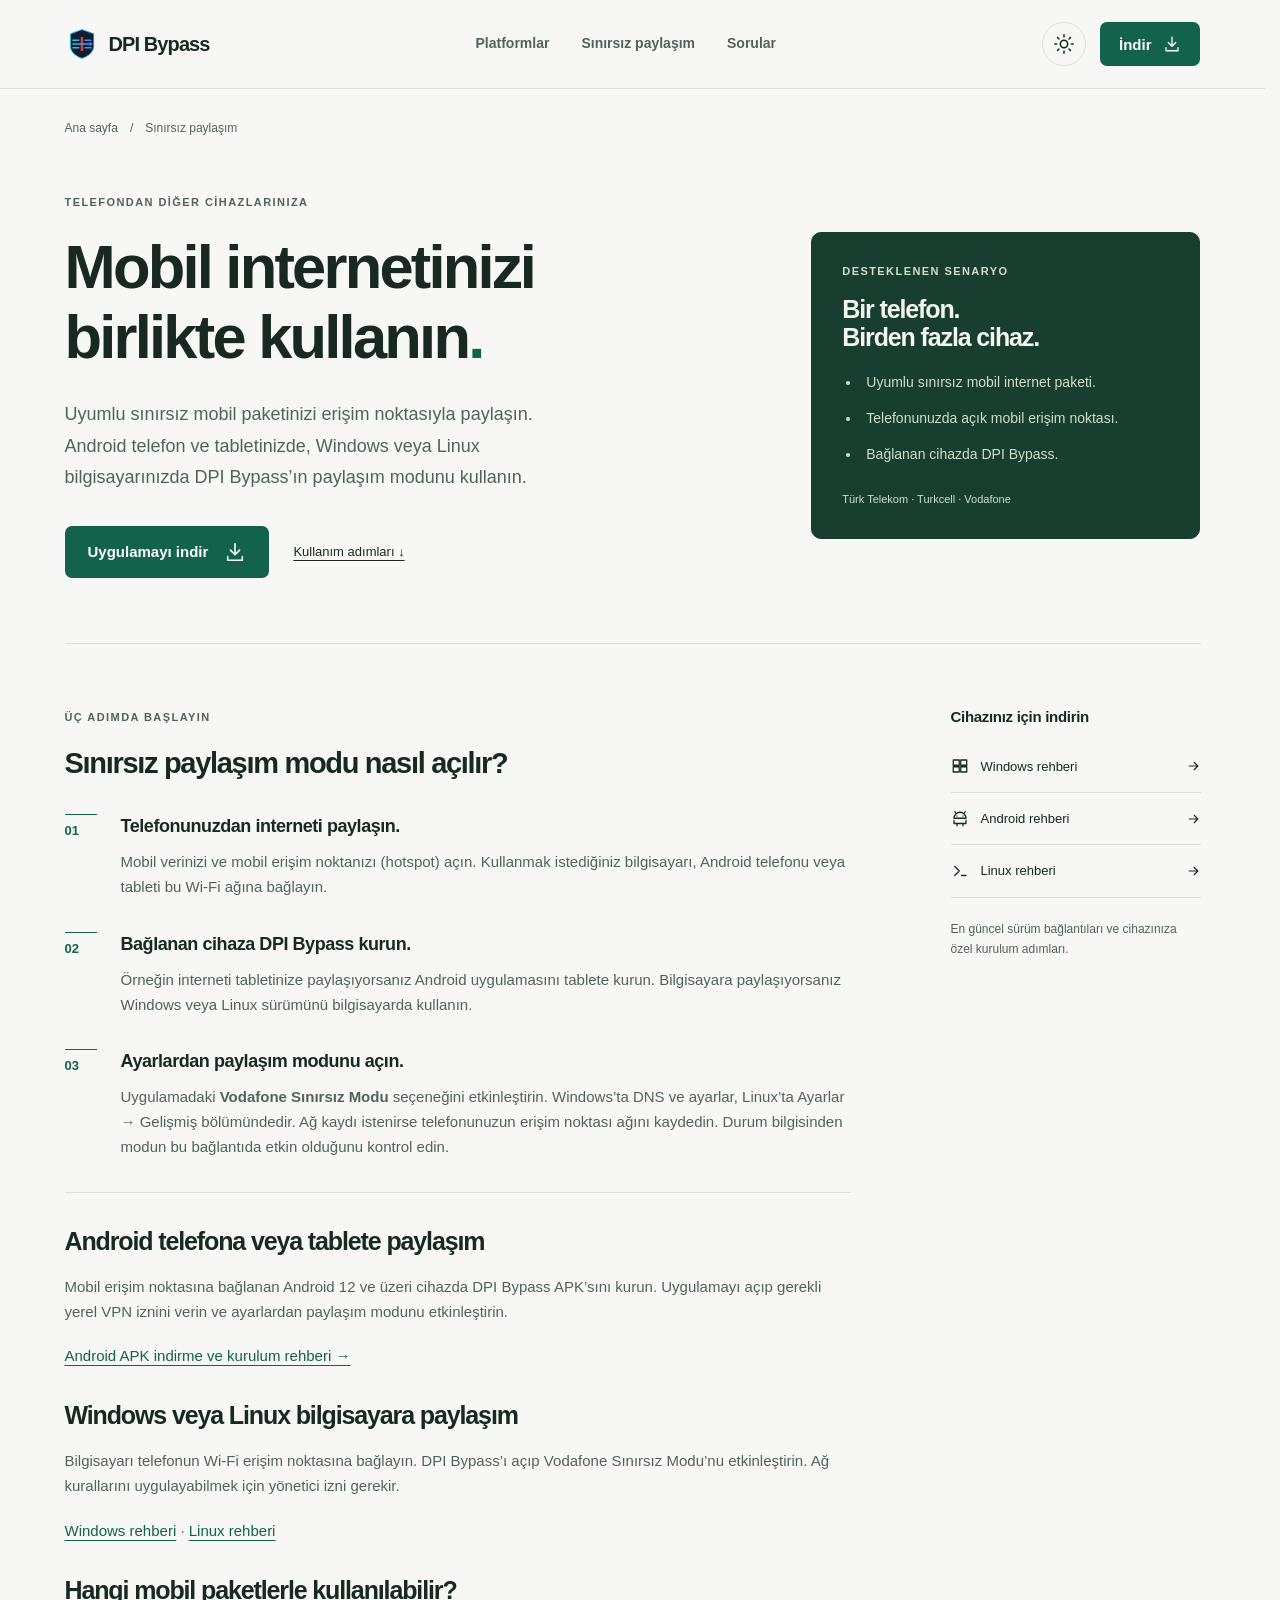
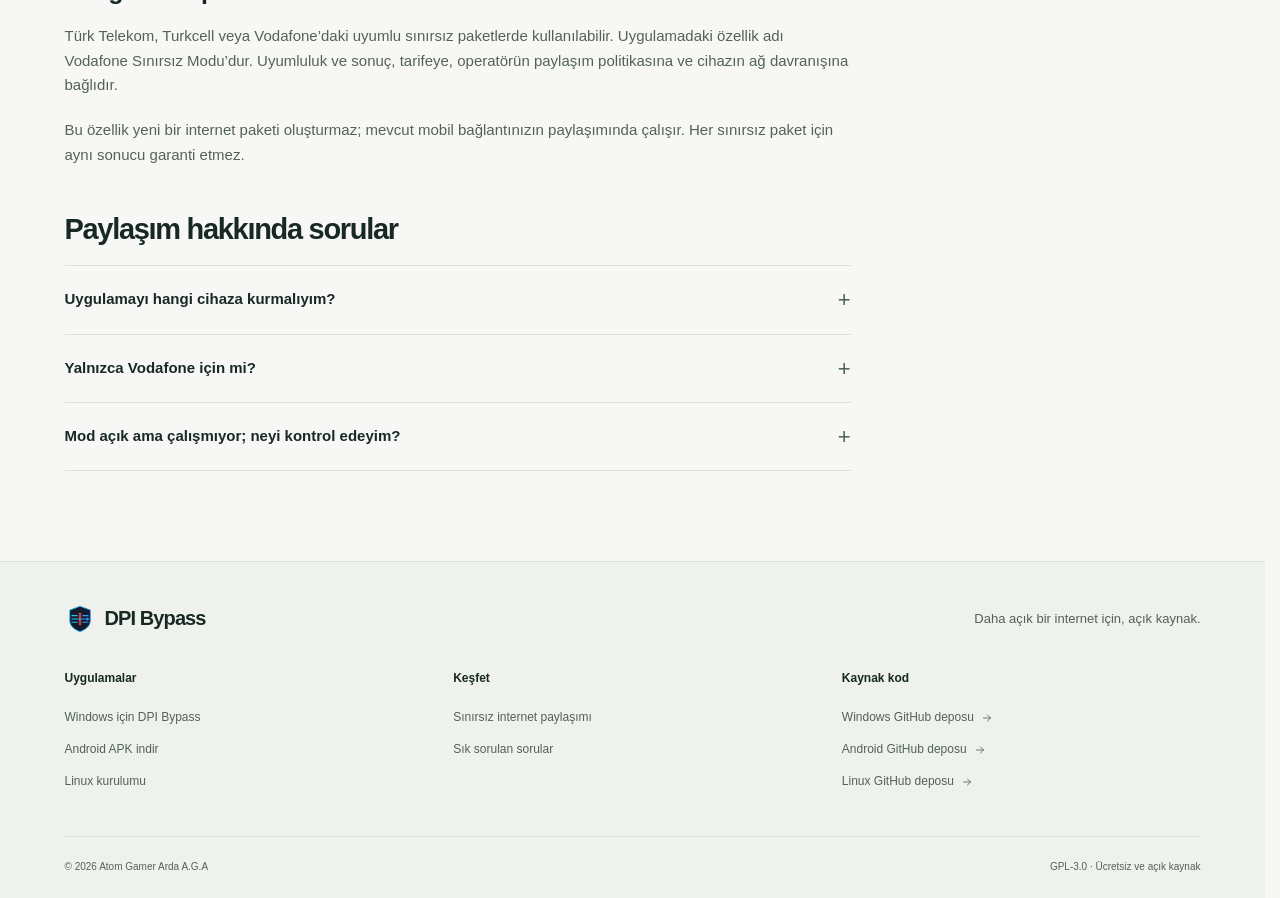
<file: sinirsiz-paylasim/index.html>
<!DOCTYPE html>
<html lang="tr" data-theme="light">
<head>
<meta charset="utf-8">
<meta name="viewport" content="width=device-width, initial-scale=1, viewport-fit=cover">
<title>DPI Bypass sınırsız internet paylaşımı — Telefon, tablet ve PC</title>
<meta name="description" content="DPI Bypass sınırsız paylaşım modu rehberi. Uyumlu Türk Telekom, Turkcell ve Vodafone mobil paketlerini Android, Windows ve Linux cihazlarında kullanma adımları.">
<meta name="robots" content="index, follow, max-image-preview:large">
<meta name="author" content="Atom Gamer Arda A.G.A">
<meta name="theme-color" content="#f7f8f5">
<link rel="canonical" href="https://dpi.atomland.xyz/sinirsiz-paylasim/">
<meta property="og:locale" content="tr_TR">
<meta property="og:type" content="website">
<meta property="og:site_name" content="DPI Bypass">
<meta property="og:title" content="DPI Bypass sınırsız internet paylaşımı — Telefon, tablet ve PC">
<meta property="og:description" content="DPI Bypass sınırsız paylaşım modu rehberi. Uyumlu Türk Telekom, Turkcell ve Vodafone mobil paketlerini Android, Windows ve Linux cihazlarında kullanma adımları.">
<meta property="og:url" content="https://dpi.atomland.xyz/sinirsiz-paylasim/">
<meta property="og:image" content="https://dpi.atomland.xyz/assets/img/social.png">
<meta property="og:image:width" content="1200">
<meta property="og:image:height" content="630">
<meta property="og:image:alt" content="DPI Bypass — Windows, Android ve Linux için açık kaynak uygulama">
<meta name="twitter:card" content="summary_large_image">
<meta name="twitter:title" content="DPI Bypass sınırsız internet paylaşımı — Telefon, tablet ve PC">
<meta name="twitter:description" content="DPI Bypass sınırsız paylaşım modu rehberi. Uyumlu Türk Telekom, Turkcell ve Vodafone mobil paketlerini Android, Windows ve Linux cihazlarında kullanma adımları.">
<meta name="twitter:image" content="https://dpi.atomland.xyz/assets/img/social.png">
<link rel="icon" href="/assets/img/favicon.ico" sizes="any">
<link rel="icon" href="/assets/img/logo.svg" type="image/svg+xml">
<link rel="apple-touch-icon" href="/assets/img/logo-256.png">
<script>try{var t=localStorage.getItem('dpib-theme');document.documentElement.dataset.theme=t==='dark'?'dark':'light'}catch(e){}</script>
<link rel="stylesheet" href="/assets/css/style.css?v=6897a6ffe287">
<script type="application/ld+json">[{"@context":"https://schema.org","@type":"WebSite","@id":"https://dpi.atomland.xyz/#website","name":"DPI Bypass","url":"https://dpi.atomland.xyz/","inLanguage":"tr-TR"},{"@context":"https://schema.org","@type":"BreadcrumbList","itemListElement":[{"@type":"ListItem","position":1,"name":"DPI Bypass","item":"https://dpi.atomland.xyz/"},{"@type":"ListItem","position":2,"name":"Sınırsız paylaşım","item":"https://dpi.atomland.xyz/sinirsiz-paylasim/"}]}]</script>
</head><body data-page="sharing"><a class="skip-link" href="#main">İçeriğe geç</a>
<header class="site-header"><div class="container header-inner">
  <a class="brand" href="/" aria-label="DPI Bypass ana sayfa"><img src="/assets/img/logo.svg" width="34" height="34" alt=""><span>DPI Bypass</span></a>
  <nav class="desktop-nav" aria-label="Ana menü"><a href="/#platformlar">Platformlar</a><a href="/sinirsiz-paylasim/">Sınırsız paylaşım</a><a href="/#sss">Sorular</a></nav>
  <div class="header-actions"><button class="theme-toggle" id="theme-toggle" aria-label="Koyu temaya geç" type="button"><svg class="icon " viewBox="0 0 24 24" width="24" height="24" aria-hidden="true"><circle cx="12" cy="12" r="4"/><path d="M12 2v2m0 16v2M2 12h2m16 0h2M5 5l1.5 1.5m11 11L19 19M5 19l1.5-1.5m11-11L19 5"/></svg></button><a class="button button-small button-primary" href="/#indir" data-download="" aria-haspopup="dialog">İndir<svg class="icon " viewBox="0 0 24 24" width="24" height="24" aria-hidden="true"><path d="M12 3v12m-5-5 5 5 5-5M4 17v4h16v-4"/></svg></a></div>
</div></header><main id="main" class="container guide-main">
<nav class="breadcrumbs" aria-label="Konum"><a href="/">Ana sayfa</a><span aria-hidden="true">/</span><span>Sınırsız paylaşım</span></nav>
<section class="guide-hero"><div><p class="eyebrow">TELEFONDAN DİĞER CİHAZLARINIZA</p><h1>Mobil internetinizi<br>birlikte kullanın<span class="accent">.</span></h1><p class="hero-description">Uyumlu sınırsız mobil paketinizi erişim noktasıyla paylaşın. Android telefon ve tabletinizde, Windows veya Linux bilgisayarınızda DPI Bypass’ın paylaşım modunu kullanın.</p><div class="hero-actions"><a class="button button-primary" href="/#indir" data-download="" aria-haspopup="dialog">Uygulamayı indir<svg class="icon " viewBox="0 0 24 24" width="24" height="24" aria-hidden="true"><path d="M12 3v12m-5-5 5 5 5-5M4 17v4h16v-4"/></svg></a><a href="#paylasim-adimlari">Kullanım adımları ↓</a></div></div><aside class="requirements sharing-requirements"><span class="eyebrow">DESTEKLENEN SENARYO</span><h2>Bir telefon.<br>Birden fazla cihaz.</h2><ul><li>Uyumlu sınırsız mobil internet paketi.</li><li>Telefonunuzda açık mobil erişim noktası.</li><li>Bağlanan cihazda DPI Bypass.</li></ul><p>Türk Telekom · Turkcell · Vodafone</p></aside></section>
<div class="guide-layout"><article class="guide-content"><section id="paylasim-adimlari"><p class="eyebrow">ÜÇ ADIMDA BAŞLAYIN</p><h2>Sınırsız paylaşım modu nasıl açılır?</h2><ol class="install-steps"><li><h3>Telefonunuzdan interneti paylaşın.</h3><div>Mobil verinizi ve mobil erişim noktanızı (hotspot) açın. Kullanmak istediğiniz bilgisayarı, Android telefonu veya tableti bu Wi-Fi ağına bağlayın.</div></li><li><h3>Bağlanan cihaza DPI Bypass kurun.</h3><div>Örneğin interneti tabletinize paylaşıyorsanız Android uygulamasını tablete kurun. Bilgisayara paylaşıyorsanız Windows veya Linux sürümünü bilgisayarda kullanın.</div></li><li><h3>Ayarlardan paylaşım modunu açın.</h3><div>Uygulamadaki <strong>Vodafone Sınırsız Modu</strong> seçeneğini etkinleştirin. Windows’ta DNS ve ayarlar, Linux’ta Ayarlar → Gelişmiş bölümündedir. Ağ kaydı istenirse telefonunuzun erişim noktası ağını kaydedin. Durum bilgisinden modun bu bağlantıda etkin olduğunu kontrol edin.</div></li></ol></section>
<section class="guide-details"><h2>Android telefona veya tablete paylaşım</h2><p>Mobil erişim noktasına bağlanan Android 12 ve üzeri cihazda DPI Bypass APK’sını kurun. Uygulamayı açıp gerekli yerel VPN iznini verin ve ayarlardan paylaşım modunu etkinleştirin.</p><p><a href="/android/">Android APK indirme ve kurulum rehberi →</a></p><h2>Windows veya Linux bilgisayara paylaşım</h2><p>Bilgisayarı telefonun Wi-Fi erişim noktasına bağlayın. DPI Bypass’ı açıp Vodafone Sınırsız Modu’nu etkinleştirin. Ağ kurallarını uygulayabilmek için yönetici izni gerekir.</p><p><a href="/windows/">Windows rehberi</a> · <a href="/linux/">Linux rehberi</a></p><h2>Hangi mobil paketlerle kullanılabilir?</h2><p>Türk Telekom, Turkcell veya Vodafone’daki uyumlu sınırsız paketlerde kullanılabilir. Uygulamadaki özellik adı Vodafone Sınırsız Modu’dur. Uyumluluk ve sonuç, tarifeye, operatörün paylaşım politikasına ve cihazın ağ davranışına bağlıdır.</p><p>Bu özellik yeni bir internet paketi oluşturmaz; mevcut mobil bağlantınızın paylaşımında çalışır. Her sınırsız paket için aynı sonucu garanti etmez.</p></section>
<section class="guide-faq"><h2>Paylaşım hakkında sorular</h2><div class="faq-list"><details><summary>Uygulamayı hangi cihaza kurmalıyım?<span aria-hidden="true">+</span></summary><div class="faq-answer"><p>İnterneti mobil erişim noktasından alan cihaza kurun. Tablete paylaşıyorsanız tablete, bilgisayara paylaşıyorsanız bilgisayara kurmanız gerekir.</p></div></details><details><summary>Yalnızca Vodafone için mi?<span aria-hidden="true">+</span></summary><div class="faq-answer"><p>Uygulamadaki adı Vodafone Sınırsız Modu’dur. Uyumlu Türk Telekom ve Turkcell paketlerinde de kullanılabilir; operatör ve paket bazında sonuç değişebilir.</p></div></details><details><summary>Mod açık ama çalışmıyor; neyi kontrol edeyim?<span aria-hidden="true">+</span></summary><div class="faq-answer"><p>Cihazın doğru erişim noktasına bağlı olduğundan, uygulamanın güncel olduğundan ve modun bu ağda etkin göründüğünden emin olun. PC’de yönetici izni ve ağ kaydı gerekebilir. Tarifenizin paylaşım koşullarını da kontrol edin.</p></div></details></div></section></article><aside class="guide-sidebar"><h2>Cihazınız için indirin</h2><a href="/windows/"><svg class="icon " viewBox="0 0 24 24" width="24" height="24" aria-hidden="true"><path d="M3 4h8v7H3zm10 0h8v7h-8zM3 13h8v7H3zm10 0h8v7h-8z"/></svg><span>Windows rehberi</span><svg class="icon " viewBox="0 0 24 24" width="24" height="24" aria-hidden="true"><path d="M5 12h14m-6-6 6 6-6 6"/></svg></a><a href="/android/"><svg class="icon " viewBox="0 0 24 24" width="24" height="24" aria-hidden="true"><path d="m7 5-2-3m12 3 2-3M4 11a8 8 0 0 1 16 0ZM4 14v4h16v-4M8 18v3m8-3v3"/><path d="M8 8h.01M16 8h.01"/></svg><span>Android rehberi</span><svg class="icon " viewBox="0 0 24 24" width="24" height="24" aria-hidden="true"><path d="M5 12h14m-6-6 6 6-6 6"/></svg></a><a href="/linux/"><svg class="icon " viewBox="0 0 24 24" width="24" height="24" aria-hidden="true"><path d="m5 6 6 6-6 6m9 0h6"/></svg><span>Linux rehberi</span><svg class="icon " viewBox="0 0 24 24" width="24" height="24" aria-hidden="true"><path d="M5 12h14m-6-6 6 6-6 6"/></svg></a><p>En güncel sürüm bağlantıları ve cihazınıza özel kurulum adımları.</p></aside></div>
</main><footer class="site-footer"><div class="container">
  <div class="footer-top"><a class="brand" href="/"><img src="/assets/img/logo.svg" width="30" height="30" alt=""><span>DPI Bypass</span></a><p>Daha açık bir internet için, açık kaynak.</p></div>
  <div class="footer-grid"><div><span class="footer-label">Uygulamalar</span><a href="/windows/">Windows için DPI Bypass</a><a href="/android/">Android APK indir</a><a href="/linux/">Linux kurulumu</a></div><div><span class="footer-label">Keşfet</span><a href="/sinirsiz-paylasim/">Sınırsız internet paylaşımı</a><a href="/#sss">Sık sorulan sorular</a></div><div><span class="footer-label">Kaynak kod</span><a href="https://github.com/ATOMGAMERAGA/DPI-Bypass-Windows" target="_blank" rel="noopener noreferrer">Windows GitHub deposu <svg class="icon " viewBox="0 0 24 24" width="24" height="24" aria-hidden="true"><path d="M5 12h14m-6-6 6 6-6 6"/></svg></a><a href="https://github.com/ATOMGAMERAGA/DPI-Bypass-Android" target="_blank" rel="noopener noreferrer">Android GitHub deposu <svg class="icon " viewBox="0 0 24 24" width="24" height="24" aria-hidden="true"><path d="M5 12h14m-6-6 6 6-6 6"/></svg></a><a href="https://github.com/ATOMGAMERAGA/DPI-Bypass-Linux" target="_blank" rel="noopener noreferrer">Linux GitHub deposu <svg class="icon " viewBox="0 0 24 24" width="24" height="24" aria-hidden="true"><path d="M5 12h14m-6-6 6 6-6 6"/></svg></a></div></div>
  <div class="footer-bottom"><p>© <span id="year">2026</span> Atom Gamer Arda A.G.A</p><p>GPL-3.0 · Ücretsiz ve açık kaynak</p></div>
</div></footer><dialog id="download-dialog" class="download-dialog" aria-labelledby="download-title" aria-describedby="download-intro">
  <div class="dialog-header"><div><p class="eyebrow">DPI BYPASS</p><h2 id="download-title">Cihazınız için indirin.</h2></div><button id="dialog-close" class="icon-button" type="button" aria-label="İndirme penceresini kapat" autofocus><svg class="icon " viewBox="0 0 24 24" width="24" height="24" aria-hidden="true"><path d="m6 6 12 12M6 18 18 6"/></svg></button></div>
  <p id="download-intro" class="dialog-intro">Platformunuzu seçin. Her zaman en güncel kararlı sürüme ulaşın.</p>
  <p id="device-note" class="device-note" hidden>Cihazınız otomatik eşleştirilemedi. iOS ve macOS için yerel uygulama bulunmuyor. Desteklenen platformları aşağıdan inceleyebilirsiniz.</p>
  <div class="platform-tabs" role="tablist" aria-label="İndirme platformu"><button type="button" id="tab-windows" role="tab" data-platform="windows" aria-controls="download-windows" aria-selected="true" tabindex="0"><svg class="icon " viewBox="0 0 24 24" width="24" height="24" aria-hidden="true"><path d="M3 4h8v7H3zm10 0h8v7h-8zM3 13h8v7H3zm10 0h8v7h-8z"/></svg>Windows</button><button type="button" id="tab-android" role="tab" data-platform="android" aria-controls="download-android" aria-selected="false" tabindex="-1"><svg class="icon " viewBox="0 0 24 24" width="24" height="24" aria-hidden="true"><path d="m7 5-2-3m12 3 2-3M4 11a8 8 0 0 1 16 0ZM4 14v4h16v-4M8 18v3m8-3v3"/><path d="M8 8h.01M16 8h.01"/></svg>Android</button><button type="button" id="tab-linux" role="tab" data-platform="linux" aria-controls="download-linux" aria-selected="false" tabindex="-1"><svg class="icon " viewBox="0 0 24 24" width="24" height="24" aria-hidden="true"><path d="m5 6 6 6-6 6m9 0h6"/></svg>Linux</button></div>
  <section class="download-panel" id="download-windows" role="tabpanel" aria-labelledby="tab-windows" tabindex="0" >
    <div class="download-summary"><div><h3>DPI Bypass Windows</h3><p>Windows 10 / 11 · 64 bit</p></div><span class="file-type">EXE</span></div>
    <a class="button button-primary download-file" data-release="windows" href="https://github.com/ATOMGAMERAGA/DPI-Bypass-Windows/releases/latest"><svg class="icon " viewBox="0 0 24 24" width="24" height="24" aria-hidden="true"><path d="M12 3v12m-5-5 5 5 5-5M4 17v4h16v-4"/></svg><span>EXE indir</span></a><p class="release-status" data-status="windows" role="status">En güncel kararlı sürüm · GitHub Releases</p>
    <div class="quick-steps"><span>BAŞLAMAK İÇİN</span><ol><li>Kurulum dosyasını çalıştırın.</li><li>Uygulamayı açın ve bağlanın.</li></ol></div>
    <div class="download-links"><a href="/windows/">Kurulum rehberi <svg class="icon " viewBox="0 0 24 24" width="24" height="24" aria-hidden="true"><path d="M5 12h14m-6-6 6 6-6 6"/></svg></a><a href="https://github.com/ATOMGAMERAGA/DPI-Bypass-Windows/releases/latest" target="_blank" rel="noopener noreferrer">GitHub sürümleri</a></div>
  </section><section class="download-panel" id="download-android" role="tabpanel" aria-labelledby="tab-android" tabindex="0" hidden>
    <div class="download-summary"><div><h3>DPI Bypass Android</h3><p>Android 12 ve üzeri</p></div><span class="file-type">APK</span></div>
    <a class="button button-primary download-file" data-release="android" href="https://github.com/ATOMGAMERAGA/DPI-Bypass-Android/releases/latest"><svg class="icon " viewBox="0 0 24 24" width="24" height="24" aria-hidden="true"><path d="M12 3v12m-5-5 5 5 5-5M4 17v4h16v-4"/></svg><span>APK indir</span></a><p class="release-status" data-status="android" role="status">En güncel kararlı sürüm · GitHub Releases</p>
    <div class="quick-steps"><span>BAŞLAMAK İÇİN</span><ol><li>APK dosyasını telefon veya tabletinize kurun.</li><li>Uygulamayı açın ve yerel VPN iznini onaylayın.</li></ol></div>
    <div class="download-links"><a href="/android/">Kurulum rehberi <svg class="icon " viewBox="0 0 24 24" width="24" height="24" aria-hidden="true"><path d="M5 12h14m-6-6 6 6-6 6"/></svg></a><a href="https://github.com/ATOMGAMERAGA/DPI-Bypass-Android/releases/latest" target="_blank" rel="noopener noreferrer">GitHub sürümleri</a></div>
  </section><section class="download-panel" id="download-linux" role="tabpanel" aria-labelledby="tab-linux" tabindex="0" hidden>
    <div class="download-summary"><div><h3>DPI Bypass Linux</h3><p>systemd · Python 3.8+</p></div><span class="file-type">Terminal</span></div>
    <p class="download-help">Terminali açın ve kurulum komutunu çalıştırın.</p><div class="code-block"><code>curl -fsSL https://raw.githubusercontent.com/ATOMGAMERAGA/DPI-Bypass-Linux/main/install.sh | sudo bash</code><button class="copy-button" data-copy type="button">Komutu kopyala</button></div><p class="download-help">Komut, resmî GitHub deposundaki kurulum betiğini yönetici yetkisiyle çalıştırır. <a href="https://github.com/ATOMGAMERAGA/DPI-Bypass-Linux/blob/main/install.sh" target="_blank" rel="noopener noreferrer">Betiği incele</a></p>
    <div class="quick-steps"><span>BAŞLAMAK İÇİN</span><ol><li>Kurulum tamamlanınca DPI Bypass’ı açın.</li><li>Otomatik modu seçip bağlanın.</li></ol></div>
    <div class="download-links"><a href="/linux/">Kurulum rehberi <svg class="icon " viewBox="0 0 24 24" width="24" height="24" aria-hidden="true"><path d="M5 12h14m-6-6 6 6-6 6"/></svg></a><a href="https://github.com/ATOMGAMERAGA/DPI-Bypass-Linux" target="_blank" rel="noopener noreferrer">Kaynak kod</a></div>
  </section>
  <p class="dialog-footnote">Ücretsiz. Açık kaynak. Dosyalar resmî GitHub depolarından gelir.</p>
</dialog><div id="toast" class="toast" role="status" aria-live="polite"></div><script src="/assets/js/downloads.js?v=6897a6ffe287" defer></script><script src="/assets/js/app.js?v=6897a6ffe287" defer></script></body></html>
</file>
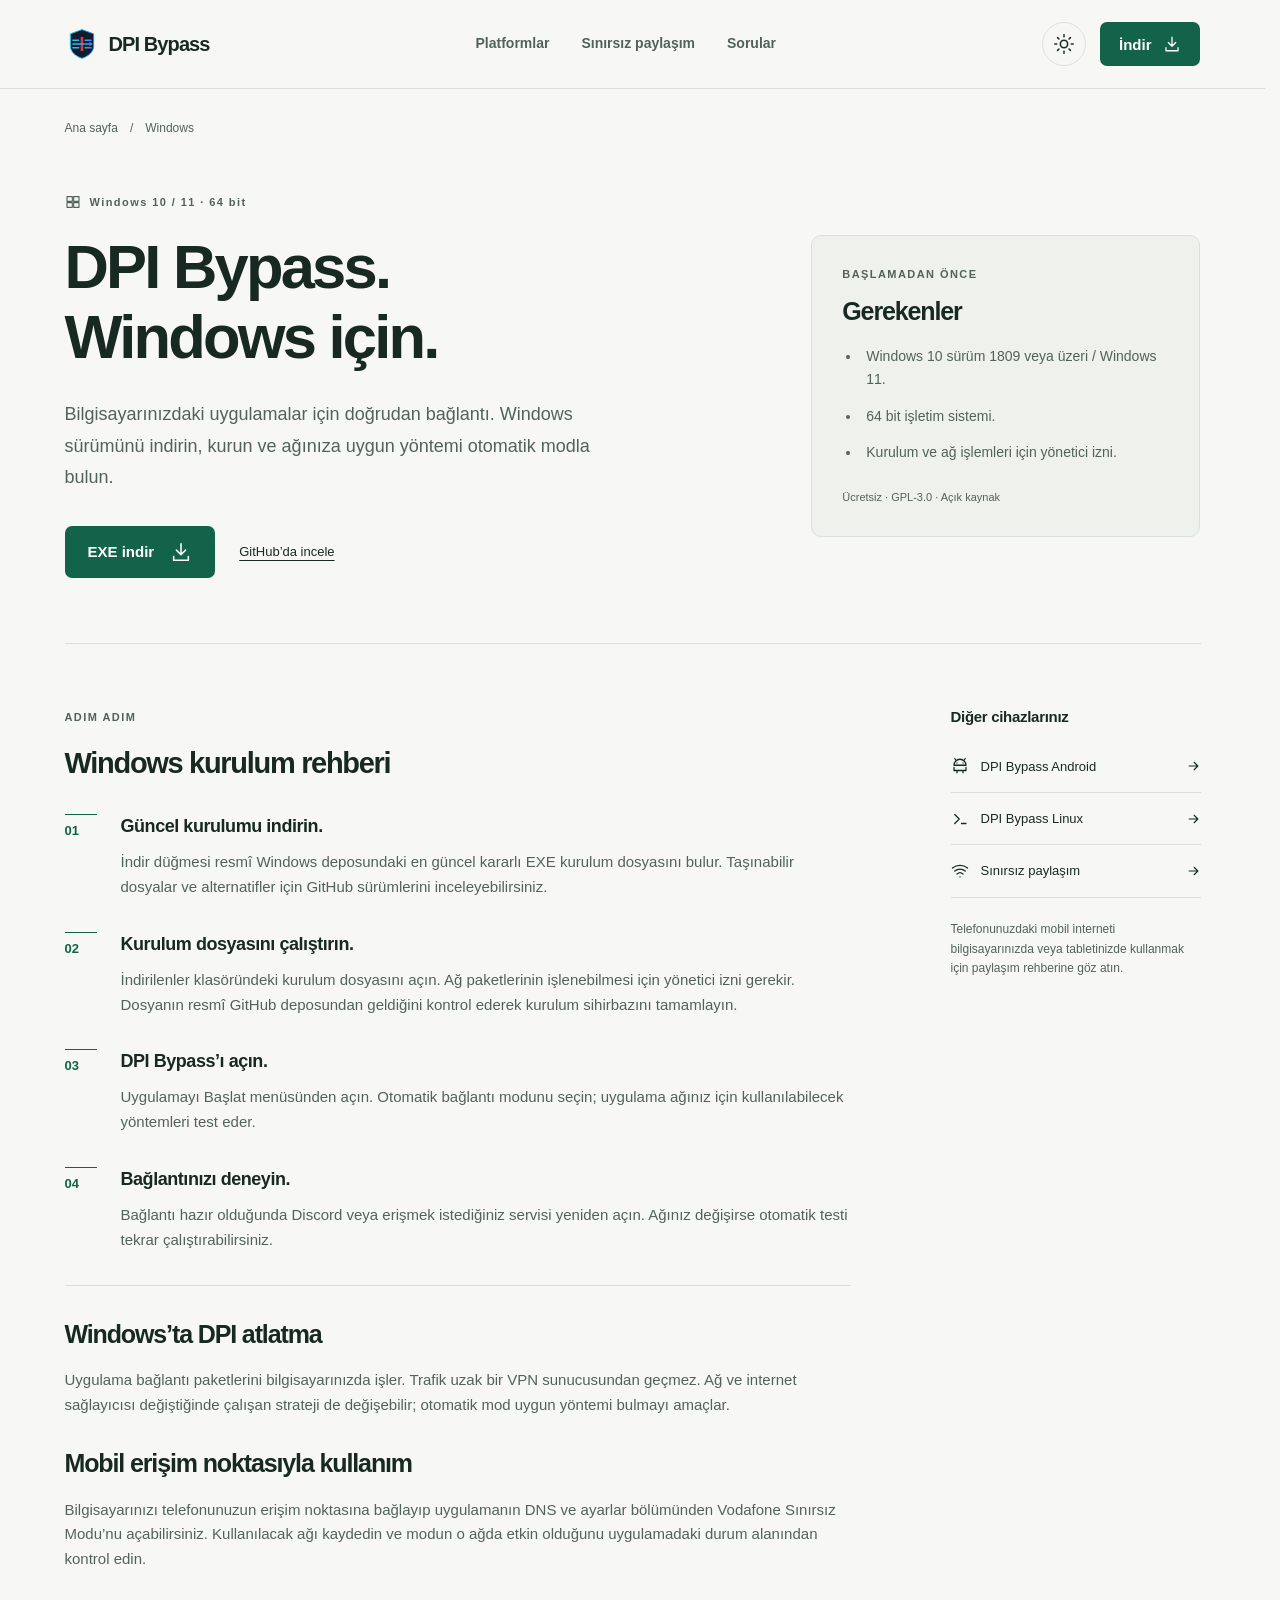
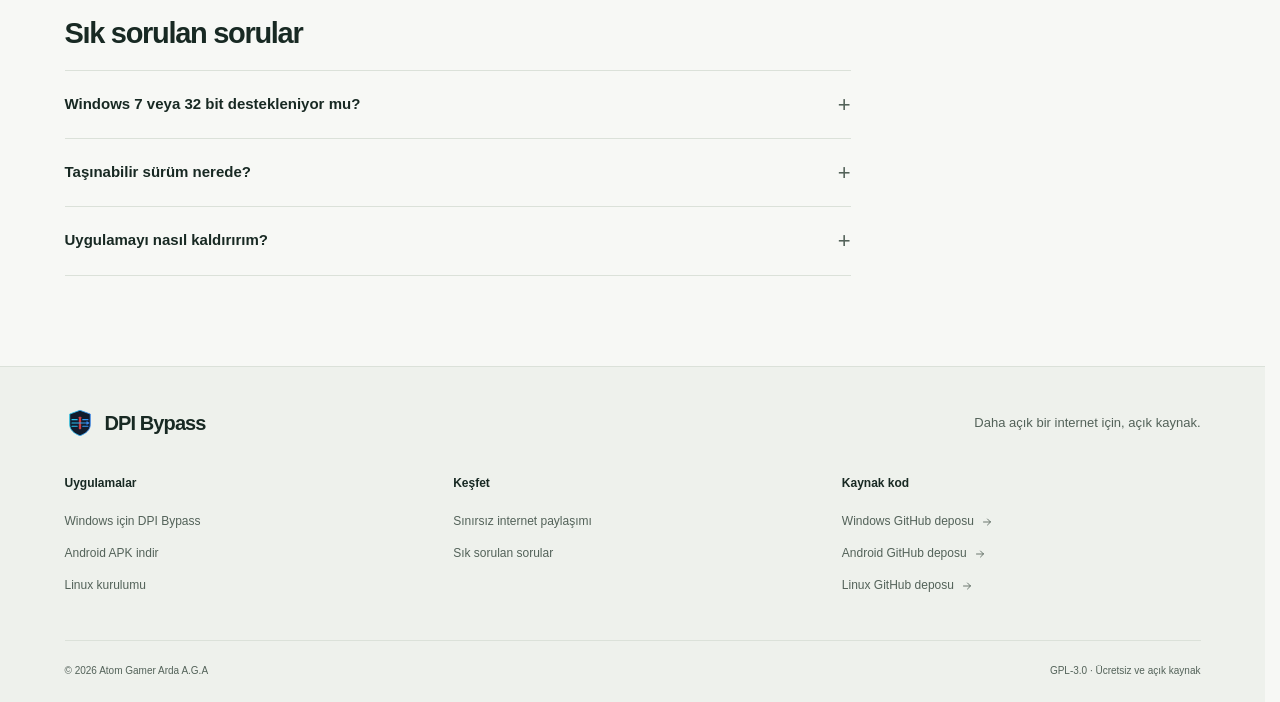
<file: windows/index.html>
<!DOCTYPE html>
<html lang="tr" data-theme="light">
<head>
<meta charset="utf-8">
<meta name="viewport" content="width=device-width, initial-scale=1, viewport-fit=cover">
<title>DPI Bypass Windows indir — Windows 10 ve 11 kurulumu</title>
<meta name="description" content="DPI Bypass Windows uygulamasının en güncel EXE kurulumunu indirin. Windows 10 ve 11 için DPI atlatma, otomatik bağlantı ve sınırsız paylaşım modu rehberi.">
<meta name="robots" content="index, follow, max-image-preview:large">
<meta name="author" content="Atom Gamer Arda A.G.A">
<meta name="theme-color" content="#f7f8f5">
<link rel="canonical" href="https://dpi.atomland.xyz/windows/">
<meta property="og:locale" content="tr_TR">
<meta property="og:type" content="website">
<meta property="og:site_name" content="DPI Bypass">
<meta property="og:title" content="DPI Bypass Windows indir — Windows 10 ve 11 kurulumu">
<meta property="og:description" content="DPI Bypass Windows uygulamasının en güncel EXE kurulumunu indirin. Windows 10 ve 11 için DPI atlatma, otomatik bağlantı ve sınırsız paylaşım modu rehberi.">
<meta property="og:url" content="https://dpi.atomland.xyz/windows/">
<meta property="og:image" content="https://dpi.atomland.xyz/assets/img/social.png">
<meta property="og:image:width" content="1200">
<meta property="og:image:height" content="630">
<meta property="og:image:alt" content="DPI Bypass — Windows, Android ve Linux için açık kaynak uygulama">
<meta name="twitter:card" content="summary_large_image">
<meta name="twitter:title" content="DPI Bypass Windows indir — Windows 10 ve 11 kurulumu">
<meta name="twitter:description" content="DPI Bypass Windows uygulamasının en güncel EXE kurulumunu indirin. Windows 10 ve 11 için DPI atlatma, otomatik bağlantı ve sınırsız paylaşım modu rehberi.">
<meta name="twitter:image" content="https://dpi.atomland.xyz/assets/img/social.png">
<link rel="icon" href="/assets/img/favicon.ico" sizes="any">
<link rel="icon" href="/assets/img/logo.svg" type="image/svg+xml">
<link rel="apple-touch-icon" href="/assets/img/logo-256.png">
<script>try{var t=localStorage.getItem('dpib-theme');document.documentElement.dataset.theme=t==='dark'?'dark':'light'}catch(e){}</script>
<link rel="stylesheet" href="/assets/css/style.css?v=6897a6ffe287">
<script type="application/ld+json">[{"@context":"https://schema.org","@type":"WebSite","@id":"https://dpi.atomland.xyz/#website","name":"DPI Bypass","url":"https://dpi.atomland.xyz/","inLanguage":"tr-TR"},{"@context":"https://schema.org","@type":"SoftwareApplication","name":"DPI Bypass Windows","operatingSystem":"Windows","applicationCategory":"UtilitiesApplication","url":"https://dpi.atomland.xyz/windows/","downloadUrl":"https://github.com/ATOMGAMERAGA/DPI-Bypass-Windows/releases/latest","description":"DPI Bypass Windows uygulamasının en güncel EXE kurulumunu indirin. Windows 10 ve 11 için DPI atlatma, otomatik bağlantı ve sınırsız paylaşım modu rehberi.","isAccessibleForFree":true,"license":"https://www.gnu.org/licenses/gpl-3.0.html","offers":{"@type":"Offer","price":"0","priceCurrency":"TRY"}},{"@context":"https://schema.org","@type":"BreadcrumbList","itemListElement":[{"@type":"ListItem","position":1,"name":"DPI Bypass","item":"https://dpi.atomland.xyz/"},{"@type":"ListItem","position":2,"name":"Windows","item":"https://dpi.atomland.xyz/windows/"}]}]</script>
</head><body data-page="windows"><a class="skip-link" href="#main">İçeriğe geç</a>
<header class="site-header"><div class="container header-inner">
  <a class="brand" href="/" aria-label="DPI Bypass ana sayfa"><img src="/assets/img/logo.svg" width="34" height="34" alt=""><span>DPI Bypass</span></a>
  <nav class="desktop-nav" aria-label="Ana menü"><a href="/#platformlar">Platformlar</a><a href="/sinirsiz-paylasim/">Sınırsız paylaşım</a><a href="/#sss">Sorular</a></nav>
  <div class="header-actions"><button class="theme-toggle" id="theme-toggle" aria-label="Koyu temaya geç" type="button"><svg class="icon " viewBox="0 0 24 24" width="24" height="24" aria-hidden="true"><circle cx="12" cy="12" r="4"/><path d="M12 2v2m0 16v2M2 12h2m16 0h2M5 5l1.5 1.5m11 11L19 19M5 19l1.5-1.5m11-11L19 5"/></svg></button><a class="button button-small button-primary" href="/#indir" data-download="" aria-haspopup="dialog">İndir<svg class="icon " viewBox="0 0 24 24" width="24" height="24" aria-hidden="true"><path d="M12 3v12m-5-5 5 5 5-5M4 17v4h16v-4"/></svg></a></div>
</div></header><main id="main" class="container guide-main">
<nav class="breadcrumbs" aria-label="Konum"><a href="/">Ana sayfa</a><span aria-hidden="true">/</span><span>Windows</span></nav>
<section class="guide-hero"><div><p class="eyebrow"><svg class="icon " viewBox="0 0 24 24" width="24" height="24" aria-hidden="true"><path d="M3 4h8v7H3zm10 0h8v7h-8zM3 13h8v7H3zm10 0h8v7h-8z"/></svg> Windows 10 / 11 · 64 bit</p><h1>DPI Bypass.<br>Windows için.</h1><p class="hero-description">Bilgisayarınızdaki uygulamalar için doğrudan bağlantı. Windows sürümünü indirin, kurun ve ağınıza uygun yöntemi otomatik modla bulun.</p><div class="hero-actions"><a class="button button-primary" href="/windows/" data-download="windows" aria-haspopup="dialog">EXE indir<svg class="icon " viewBox="0 0 24 24" width="24" height="24" aria-hidden="true"><path d="M12 3v12m-5-5 5 5 5-5M4 17v4h16v-4"/></svg></a><a href="https://github.com/ATOMGAMERAGA/DPI-Bypass-Windows/releases/latest" target="_blank" rel="noopener noreferrer">GitHub’da incele</a></div></div><aside class="requirements"><span class="eyebrow">BAŞLAMADAN ÖNCE</span><h2>Gerekenler</h2><ul><li>Windows 10 sürüm 1809 veya üzeri / Windows 11.</li><li>64 bit işletim sistemi.</li><li>Kurulum ve ağ işlemleri için yönetici izni.</li></ul><p>Ücretsiz · GPL-3.0 · Açık kaynak</p></aside></section>
<div class="guide-layout"><article class="guide-content"><section id="kurulum"><p class="eyebrow">ADIM ADIM</p><h2>Windows kurulum rehberi</h2><ol class="install-steps"><li><h3>Güncel kurulumu indirin.</h3><div>İndir düğmesi resmî Windows deposundaki en güncel kararlı EXE kurulum dosyasını bulur. Taşınabilir dosyalar ve alternatifler için GitHub sürümlerini inceleyebilirsiniz.</div></li><li><h3>Kurulum dosyasını çalıştırın.</h3><div>İndirilenler klasöründeki kurulum dosyasını açın. Ağ paketlerinin işlenebilmesi için yönetici izni gerekir. Dosyanın resmî GitHub deposundan geldiğini kontrol ederek kurulum sihirbazını tamamlayın.</div></li><li><h3>DPI Bypass’ı açın.</h3><div>Uygulamayı Başlat menüsünden açın. Otomatik bağlantı modunu seçin; uygulama ağınız için kullanılabilecek yöntemleri test eder.</div></li><li><h3>Bağlantınızı deneyin.</h3><div>Bağlantı hazır olduğunda Discord veya erişmek istediğiniz servisi yeniden açın. Ağınız değişirse otomatik testi tekrar çalıştırabilirsiniz.</div></li></ol></section><section class="guide-details"><h2>Windows’ta DPI atlatma</h2><p>Uygulama bağlantı paketlerini bilgisayarınızda işler. Trafik uzak bir VPN sunucusundan geçmez. Ağ ve internet sağlayıcısı değiştiğinde çalışan strateji de değişebilir; otomatik mod uygun yöntemi bulmayı amaçlar.</p><h2>Mobil erişim noktasıyla kullanım</h2><p>Bilgisayarınızı telefonunuzun erişim noktasına bağlayıp uygulamanın DNS ve ayarlar bölümünden Vodafone Sınırsız Modu’nu açabilirsiniz. Kullanılacak ağı kaydedin ve modun o ağda etkin olduğunu uygulamadaki durum alanından kontrol edin.</p></section><section class="guide-faq"><h2>Sık sorulan sorular</h2><div class="faq-list"><details><summary>Windows 7 veya 32 bit destekleniyor mu?<span aria-hidden="true">+</span></summary><div class="faq-answer"><p>Bu sürüm Windows 10 ve Windows 11’in 64 bit sürümleri içindir. Windows 7, Windows 8 ve 32 bit sistemler desteklenmez.</p></div></details><details><summary>Taşınabilir sürüm nerede?<span aria-hidden="true">+</span></summary><div class="faq-answer"><p>Kurulum gerektirmeyen alternatif dosyalar, yayınlandıkları sürümün <a href="https://github.com/ATOMGAMERAGA/DPI-Bypass-Windows/releases/latest" target="_blank" rel="noopener noreferrer">resmî GitHub sayfasında</a> bulunur.</p></div></details><details><summary>Uygulamayı nasıl kaldırırım?<span aria-hidden="true">+</span></summary><div class="faq-answer"><p>Windows Ayarlar → Uygulamalar bölümünde DPI Bypass’ı seçerek normal bir uygulama gibi kaldırabilirsiniz.</p></div></details></div></section></article><aside class="guide-sidebar"><h2>Diğer cihazlarınız</h2><a href="/android/"><svg class="icon " viewBox="0 0 24 24" width="24" height="24" aria-hidden="true"><path d="m7 5-2-3m12 3 2-3M4 11a8 8 0 0 1 16 0ZM4 14v4h16v-4M8 18v3m8-3v3"/><path d="M8 8h.01M16 8h.01"/></svg><span>DPI Bypass Android</span><svg class="icon " viewBox="0 0 24 24" width="24" height="24" aria-hidden="true"><path d="M5 12h14m-6-6 6 6-6 6"/></svg></a><a href="/linux/"><svg class="icon " viewBox="0 0 24 24" width="24" height="24" aria-hidden="true"><path d="m5 6 6 6-6 6m9 0h6"/></svg><span>DPI Bypass Linux</span><svg class="icon " viewBox="0 0 24 24" width="24" height="24" aria-hidden="true"><path d="M5 12h14m-6-6 6 6-6 6"/></svg></a><a href="/sinirsiz-paylasim/"><svg class="icon " viewBox="0 0 24 24" width="24" height="24" aria-hidden="true"><path d="M2 8a16 16 0 0 1 20 0M5 12a11 11 0 0 1 14 0m-11 4a6 6 0 0 1 8 0M12 20h.01"/></svg><span>Sınırsız paylaşım</span><svg class="icon " viewBox="0 0 24 24" width="24" height="24" aria-hidden="true"><path d="M5 12h14m-6-6 6 6-6 6"/></svg></a><p>Telefonunuzdaki mobil interneti bilgisayarınızda veya tabletinizde kullanmak için paylaşım rehberine göz atın.</p></aside></div>
</main><footer class="site-footer"><div class="container">
  <div class="footer-top"><a class="brand" href="/"><img src="/assets/img/logo.svg" width="30" height="30" alt=""><span>DPI Bypass</span></a><p>Daha açık bir internet için, açık kaynak.</p></div>
  <div class="footer-grid"><div><span class="footer-label">Uygulamalar</span><a href="/windows/">Windows için DPI Bypass</a><a href="/android/">Android APK indir</a><a href="/linux/">Linux kurulumu</a></div><div><span class="footer-label">Keşfet</span><a href="/sinirsiz-paylasim/">Sınırsız internet paylaşımı</a><a href="/#sss">Sık sorulan sorular</a></div><div><span class="footer-label">Kaynak kod</span><a href="https://github.com/ATOMGAMERAGA/DPI-Bypass-Windows" target="_blank" rel="noopener noreferrer">Windows GitHub deposu <svg class="icon " viewBox="0 0 24 24" width="24" height="24" aria-hidden="true"><path d="M5 12h14m-6-6 6 6-6 6"/></svg></a><a href="https://github.com/ATOMGAMERAGA/DPI-Bypass-Android" target="_blank" rel="noopener noreferrer">Android GitHub deposu <svg class="icon " viewBox="0 0 24 24" width="24" height="24" aria-hidden="true"><path d="M5 12h14m-6-6 6 6-6 6"/></svg></a><a href="https://github.com/ATOMGAMERAGA/DPI-Bypass-Linux" target="_blank" rel="noopener noreferrer">Linux GitHub deposu <svg class="icon " viewBox="0 0 24 24" width="24" height="24" aria-hidden="true"><path d="M5 12h14m-6-6 6 6-6 6"/></svg></a></div></div>
  <div class="footer-bottom"><p>© <span id="year">2026</span> Atom Gamer Arda A.G.A</p><p>GPL-3.0 · Ücretsiz ve açık kaynak</p></div>
</div></footer><dialog id="download-dialog" class="download-dialog" aria-labelledby="download-title" aria-describedby="download-intro">
  <div class="dialog-header"><div><p class="eyebrow">DPI BYPASS</p><h2 id="download-title">Cihazınız için indirin.</h2></div><button id="dialog-close" class="icon-button" type="button" aria-label="İndirme penceresini kapat" autofocus><svg class="icon " viewBox="0 0 24 24" width="24" height="24" aria-hidden="true"><path d="m6 6 12 12M6 18 18 6"/></svg></button></div>
  <p id="download-intro" class="dialog-intro">Platformunuzu seçin. Her zaman en güncel kararlı sürüme ulaşın.</p>
  <p id="device-note" class="device-note" hidden>Cihazınız otomatik eşleştirilemedi. iOS ve macOS için yerel uygulama bulunmuyor. Desteklenen platformları aşağıdan inceleyebilirsiniz.</p>
  <div class="platform-tabs" role="tablist" aria-label="İndirme platformu"><button type="button" id="tab-windows" role="tab" data-platform="windows" aria-controls="download-windows" aria-selected="true" tabindex="0"><svg class="icon " viewBox="0 0 24 24" width="24" height="24" aria-hidden="true"><path d="M3 4h8v7H3zm10 0h8v7h-8zM3 13h8v7H3zm10 0h8v7h-8z"/></svg>Windows</button><button type="button" id="tab-android" role="tab" data-platform="android" aria-controls="download-android" aria-selected="false" tabindex="-1"><svg class="icon " viewBox="0 0 24 24" width="24" height="24" aria-hidden="true"><path d="m7 5-2-3m12 3 2-3M4 11a8 8 0 0 1 16 0ZM4 14v4h16v-4M8 18v3m8-3v3"/><path d="M8 8h.01M16 8h.01"/></svg>Android</button><button type="button" id="tab-linux" role="tab" data-platform="linux" aria-controls="download-linux" aria-selected="false" tabindex="-1"><svg class="icon " viewBox="0 0 24 24" width="24" height="24" aria-hidden="true"><path d="m5 6 6 6-6 6m9 0h6"/></svg>Linux</button></div>
  <section class="download-panel" id="download-windows" role="tabpanel" aria-labelledby="tab-windows" tabindex="0" >
    <div class="download-summary"><div><h3>DPI Bypass Windows</h3><p>Windows 10 / 11 · 64 bit</p></div><span class="file-type">EXE</span></div>
    <a class="button button-primary download-file" data-release="windows" href="https://github.com/ATOMGAMERAGA/DPI-Bypass-Windows/releases/latest"><svg class="icon " viewBox="0 0 24 24" width="24" height="24" aria-hidden="true"><path d="M12 3v12m-5-5 5 5 5-5M4 17v4h16v-4"/></svg><span>EXE indir</span></a><p class="release-status" data-status="windows" role="status">En güncel kararlı sürüm · GitHub Releases</p>
    <div class="quick-steps"><span>BAŞLAMAK İÇİN</span><ol><li>Kurulum dosyasını çalıştırın.</li><li>Uygulamayı açın ve bağlanın.</li></ol></div>
    <div class="download-links"><a href="/windows/">Kurulum rehberi <svg class="icon " viewBox="0 0 24 24" width="24" height="24" aria-hidden="true"><path d="M5 12h14m-6-6 6 6-6 6"/></svg></a><a href="https://github.com/ATOMGAMERAGA/DPI-Bypass-Windows/releases/latest" target="_blank" rel="noopener noreferrer">GitHub sürümleri</a></div>
  </section><section class="download-panel" id="download-android" role="tabpanel" aria-labelledby="tab-android" tabindex="0" hidden>
    <div class="download-summary"><div><h3>DPI Bypass Android</h3><p>Android 12 ve üzeri</p></div><span class="file-type">APK</span></div>
    <a class="button button-primary download-file" data-release="android" href="https://github.com/ATOMGAMERAGA/DPI-Bypass-Android/releases/latest"><svg class="icon " viewBox="0 0 24 24" width="24" height="24" aria-hidden="true"><path d="M12 3v12m-5-5 5 5 5-5M4 17v4h16v-4"/></svg><span>APK indir</span></a><p class="release-status" data-status="android" role="status">En güncel kararlı sürüm · GitHub Releases</p>
    <div class="quick-steps"><span>BAŞLAMAK İÇİN</span><ol><li>APK dosyasını telefon veya tabletinize kurun.</li><li>Uygulamayı açın ve yerel VPN iznini onaylayın.</li></ol></div>
    <div class="download-links"><a href="/android/">Kurulum rehberi <svg class="icon " viewBox="0 0 24 24" width="24" height="24" aria-hidden="true"><path d="M5 12h14m-6-6 6 6-6 6"/></svg></a><a href="https://github.com/ATOMGAMERAGA/DPI-Bypass-Android/releases/latest" target="_blank" rel="noopener noreferrer">GitHub sürümleri</a></div>
  </section><section class="download-panel" id="download-linux" role="tabpanel" aria-labelledby="tab-linux" tabindex="0" hidden>
    <div class="download-summary"><div><h3>DPI Bypass Linux</h3><p>systemd · Python 3.8+</p></div><span class="file-type">Terminal</span></div>
    <p class="download-help">Terminali açın ve kurulum komutunu çalıştırın.</p><div class="code-block"><code>curl -fsSL https://raw.githubusercontent.com/ATOMGAMERAGA/DPI-Bypass-Linux/main/install.sh | sudo bash</code><button class="copy-button" data-copy type="button">Komutu kopyala</button></div><p class="download-help">Komut, resmî GitHub deposundaki kurulum betiğini yönetici yetkisiyle çalıştırır. <a href="https://github.com/ATOMGAMERAGA/DPI-Bypass-Linux/blob/main/install.sh" target="_blank" rel="noopener noreferrer">Betiği incele</a></p>
    <div class="quick-steps"><span>BAŞLAMAK İÇİN</span><ol><li>Kurulum tamamlanınca DPI Bypass’ı açın.</li><li>Otomatik modu seçip bağlanın.</li></ol></div>
    <div class="download-links"><a href="/linux/">Kurulum rehberi <svg class="icon " viewBox="0 0 24 24" width="24" height="24" aria-hidden="true"><path d="M5 12h14m-6-6 6 6-6 6"/></svg></a><a href="https://github.com/ATOMGAMERAGA/DPI-Bypass-Linux" target="_blank" rel="noopener noreferrer">Kaynak kod</a></div>
  </section>
  <p class="dialog-footnote">Ücretsiz. Açık kaynak. Dosyalar resmî GitHub depolarından gelir.</p>
</dialog><div id="toast" class="toast" role="status" aria-live="polite"></div><script src="/assets/js/downloads.js?v=6897a6ffe287" defer></script><script src="/assets/js/app.js?v=6897a6ffe287" defer></script></body></html>
</file>
<file: assets/css/style.css>
:root {
  color-scheme: light;
  --bg: #f7f8f5; --surface: #fff; --surface-soft: #eef1ec;
  --ink: #182923; --muted: #536259; --line: #dbe1d9;
  --accent: #126349; --accent-hover: #0a4f38; --accent-soft: #e7f0e8;
  --focus: #217fce; --shadow: 0 24px 80px #162b2426;
}
:root[data-theme="dark"] {
  color-scheme: dark;
  --bg: #121916; --surface: #1a2420; --surface-soft: #202d26;
  --ink: #eef3ed; --muted: #b2c0b6; --line: #34443a;
  --accent: #a5d7b2; --accent-hover: #c2e5cb; --accent-soft: #263d2f;
  --focus: #8bc8fa; --shadow: 0 24px 80px #0006;
}
*, *::before, *::after { box-sizing: border-box; }
html { scroll-behavior: smooth; scroll-padding-top: 100px; -webkit-text-size-adjust: 100%; scrollbar-gutter: stable; }
body { margin: 0; background: var(--bg); color: var(--ink); font-family: "Segoe UI", -apple-system, BlinkMacSystemFont, Arial, sans-serif; font-size: 16px; line-height: 1.65; -webkit-font-smoothing: antialiased; }
body.modal-open { overflow: hidden; }
button, a { -webkit-tap-highlight-color: transparent; touch-action: manipulation; }
button, input { font: inherit; }
button { cursor: pointer; }
a { color: inherit; text-underline-offset: 4px; }
a:hover { color: var(--accent); }
img { display: block; max-width: 100%; height: auto; }
svg { fill: none; stroke: currentColor; stroke-width: 1.7; stroke-linecap: round; stroke-linejoin: round; }
.icon { width: 22px; height: 22px; flex-shrink: 0; }
h1, h2, h3, p { margin-top: 0; }
h1, h2, h3 { line-height: 1.13; letter-spacing: -.045em; font-weight: 650; }
h1 { font-size: clamp(3.5rem, 5.6vw, 5.6rem); margin-bottom: 28px; }
h2 { font-size: clamp(1.9rem, 3vw, 2.65rem); margin-bottom: 20px; }
h3 { font-size: 1.3rem; letter-spacing: -.025em; }
p { margin-bottom: 20px; }
[hidden] { display: none !important; }
:focus-visible { outline: 3px solid var(--focus); outline-offset: 5px; border-radius: 3px; }
::selection { background: var(--accent); color: var(--bg); }
.container { max-width: 1200px; margin-inline: auto; padding-inline: max(32px, env(safe-area-inset-left)) max(32px, env(safe-area-inset-right)); }
.skip-link { position: fixed; top: -100px; left: 20px; background: var(--ink); color: var(--bg); padding: 12px 20px; z-index: 10; }
.skip-link:focus { top: 12px; }
.site-header { border-bottom: 1px solid var(--line); background: var(--bg); }
.header-inner { display: flex; min-height: 88px; align-items: center; justify-content: space-between; gap: 24px; }
.brand { display: inline-flex; gap: 10px; align-items: center; white-space: nowrap; text-decoration: none; font-size: 20px; font-weight: 700; letter-spacing: -.045em; }
.desktop-nav { display: flex; gap: 32px; }
.desktop-nav a { text-decoration: none; color: var(--muted); font-size: 14px; font-weight: 550; }
.desktop-nav a:hover { color: var(--ink); }
.header-actions { display: flex; align-items: center; gap: 14px; }
.theme-toggle, .icon-button { display: inline-flex; width: 44px; height: 44px; align-items: center; justify-content: center; border: 1px solid var(--line); border-radius: 50%; background: transparent; color: var(--ink); }
.theme-toggle:hover, .icon-button:hover { background: var(--surface-soft); }
.button { min-height: 52px; padding: 12px 22px; display: inline-flex; justify-content: center; align-items: center; gap: 16px; border: 1px solid transparent; border-radius: 7px; text-decoration: none; font-size: 15px; line-height: 1.4; font-weight: 600; transition: background .16s, color .16s; }
.button-primary { background: var(--accent); color: var(--surface); }
:root[data-theme="dark"] .button-primary { color: #122a1d; }
.button-primary:hover { background: var(--accent-hover); color: var(--surface); }
:root[data-theme="dark"] .button-primary:hover { color: #122a1d; }
.button-outline { border-color: var(--line); color: var(--ink); background: var(--surface); }
.button-outline:hover { background: var(--accent-soft); border-color: var(--accent); color: var(--accent); }
.button-small { min-height: 44px; padding: 9px 18px; gap: 12px; }
.button-small .icon { width: 18px; height: 18px; }
.text-link { display: inline-flex; align-items: center; gap: 12px; text-decoration: none; font-size: 14px; font-weight: 600; min-height: 44px; }
.eyebrow { display: flex; align-items: center; gap: 9px; margin-bottom: 22px; font-size: 11px; font-weight: 700; letter-spacing: .13em; line-height: 1.5; color: var(--muted); }
.status-dot { display: inline-block; width: 7px; height: 7px; border-radius: 50%; background: var(--accent); flex-shrink: 0; }
.accent { color: var(--accent); }
.hero { display: grid; grid-template-columns: 1.05fr 1fr; align-items: center; gap: 50px; padding-top: 78px; padding-bottom: 72px; }
.hero-description { color: var(--muted); font-size: 18px; line-height: 1.75; max-width: 530px; }
.hero-actions { display: flex; gap: 24px; align-items: center; flex-wrap: wrap; margin-top: 32px; }
.hero-platforms { display: flex; align-items: center; gap: 9px; flex-wrap: wrap; margin: 25px 0 0; color: var(--muted); font-size: 12px; }
.hero-platforms .icon { width: 15px; height: 15px; }
.hero-platforms > span { margin-inline: 5px; }
.connection-art { position: relative; min-height: 418px; border-radius: 18px; background: var(--surface-soft); overflow: hidden; }
.art-label { position: absolute; top: 28px; left: 30px; font-size: 9px; font-weight: 650; letter-spacing: .15em; color: var(--muted); }
.art-orbit { position: absolute; width: 360px; height: 360px; top: 25px; right: -110px; border-radius: 50%; border: 1px solid var(--line); }
.orbit-two { width: 470px; height: 470px; top: -30px; right: -165px; }
.art-desktop { position: absolute; width: 80%; left: 6%; top: 82px; background: var(--surface); border: 1px solid var(--line); border-radius: 10px; box-shadow: 0 14px 28px #152d2410; }
.desktop-top { display: flex; align-items: center; height: 30px; padding: 0 12px; gap: 4px; border-bottom: 1px solid var(--line); }
.desktop-top i { width: 5px; height: 5px; background: var(--line); border-radius: 50%; }
.desktop-top > span { font-size: 9px; margin-left: 12px; color: var(--muted); }
.desktop-content { padding: 25px 26px 30px; display: flex; align-items: flex-start; flex-direction: column; }
.desktop-content > img { width: 53px; height: 53px; margin-bottom: 18px; }
.desktop-content strong { font-size: 15px; font-weight: 600; letter-spacing: -.025em; }
.desktop-content p { font-size: 10px; color: var(--muted); margin: 4px 0 0; }
.connection-line { position: absolute; top: 87px; left: 86px; width: calc(100% - 140px); border-top: 1px dashed var(--accent); }
.desktop-bottom { display: flex; gap: 5px; padding: 8px 12px; align-items: center; border-top: 1px solid var(--line); font-size: 8px; color: var(--muted); }
.desktop-bottom .status-dot { width: 4px; height: 4px; }
.desktop-bottom > span:last-child { margin-left: auto; }
.art-phone { position: absolute; right: 7%; top: 148px; width: 112px; height: 215px; border-radius: 21px; border: 5px solid #283e32; background: #e6efe4; color: #182923; box-shadow: 0 12px 24px #152d2420; }
.phone-notch { position: absolute; width: 35px; height: 7px; background: #283e32; left: calc(50% - 17.5px); top: 0; border-radius: 0 0 5px 5px; }
.phone-time { display: block; padding: 10px 9px 0; font-size: 7px; }
.phone-content { display: flex; align-items: center; flex-direction: column; padding: 23px 8px; }
.phone-content > .icon { width: 22px; height: 22px; margin-bottom: 10px; color: #126349; }
.phone-content strong { font-size: 11px; letter-spacing: -.02em; }
.phone-content > span { font-size: 7px; color: #536259; }
.phone-connect { border-radius: 50%; width: 35px; height: 35px; margin-block: 13px 10px; display: grid; place-items: center; background: #126349; color: white; }
.phone-connect .icon { width: 17px; height: 17px; }
.phone-content small { font-size: 7px; color: #536259; }
.phone-home { position: absolute; bottom: 5px; left: calc(50% - 16px); width: 32px; height: 3px; border-radius: 4px; background: #283e32; }
.art-caption { position: absolute; left: 30px; bottom: 28px; font-size: 11px; color: var(--muted); }
.benefit-strip { display: grid; grid-template-columns: repeat(3, 1fr); border-top: 1px solid var(--line); border-bottom: 1px solid var(--line); padding: 30px 0; }
.benefit-strip > div { display: flex; align-items: center; gap: 16px; padding-inline: 24px; }
.benefit-strip > div:first-child { padding-left: 0; }
.benefit-strip > div + div { border-left: 1px solid var(--line); }
.benefit-strip .icon { color: var(--accent); width: 25px; height: 25px; }
.benefit-strip strong, .benefit-strip small { display: block; }
.benefit-strip strong { font-size: 14px; font-weight: 600; }
.benefit-strip small { font-size: 12px; color: var(--muted); margin-top: 3px; }
.section { padding-block: 88px; }
.section-heading { display: flex; justify-content: space-between; align-items: flex-end; gap: 30px; margin-bottom: 34px; }
.section-heading .eyebrow { margin-bottom: 14px; }
.section-heading h2 { margin-bottom: 0; }
.section-heading > p { margin: 0; font-size: 14px; color: var(--muted); }
.platform-grid { display: grid; grid-template-columns: repeat(3, 1fr); gap: 20px; }
.platform-card { border: 1px solid var(--line); border-radius: 9px; padding: 28px; background: var(--surface); display: flex; flex-direction: column; }
.platform-card-top { display: flex; justify-content: space-between; align-items: center; margin-bottom: 32px; }
.platform-card-top > .icon { width: 28px; height: 28px; color: var(--accent); }
.platform-card-top > span { font-size: 10px; font-weight: 600; letter-spacing: .07em; color: var(--muted); }
.platform-card h3 { font-size: 21px; margin-bottom: 14px; }
.platform-card > p { color: var(--muted); font-size: 14px; margin-bottom: 20px; }
.platform-card > small { color: var(--muted); font-size: 12px; margin-top: auto; }
.platform-card-actions { display: flex; flex-direction: column; align-items: stretch; gap: 12px; margin-top: 28px; }
.platform-card-actions .button { justify-content: space-between; font-size: 13px; padding-inline: 16px; }
.platform-card-actions > a:last-child { display: flex; align-items: center; justify-content: space-between; text-decoration: none; font-size: 12px; min-height: 34px; color: var(--muted); }
.platform-card-actions > a:last-child .icon { width: 16px; }
.sharing-inner { background: #183e30; color: #f3f7ef; display: grid; grid-template-columns: 1.2fr 1fr; gap: 60px; padding: 60px; border-radius: 12px; }
.sharing-copy .eyebrow { color: #bad1bd; margin-bottom: 20px; }
.sharing-copy h2 { font-size: clamp(2.1rem, 3.4vw, 3rem); }
.sharing-copy > p:not(.eyebrow) { color: #d0e0d2; font-size: 15px; }
.button-white { background: #f1f5e9; color: #183e30; margin-top: 9px; }
.button-white:hover { background: #d8e6ce; color: #183e30; }
.sharing-copy > .carrier-list { font-size: 11px !important; margin: 30px 0 8px; display: flex; flex-wrap: wrap; gap: 12px; }
.sharing-note { font-size: 11px; color: #bad1bd; display: block; }
.sharing-visual { display: flex; flex-direction: column; align-items: center; justify-content: center; }
.sharing-source { display: flex; flex-direction: column; align-items: center; width: 156px; height: 130px; border: 1px solid #688d73; border-radius: 10px; justify-content: center; gap: 15px; }
.sharing-source .icon { width: 37px; height: 37px; color: #bedcae; }
.sharing-source span { font-size: 11px; }
.sharing-branches { height: 75px; position: relative; width: 190px; }
.sharing-branches::before { content: ''; position: absolute; top: 0; left: 50%; height: 35px; border-left: 1px dashed #88aa91; }
.sharing-branches > span { position: absolute; width: 50%; height: 40px; border-top: 1px dashed #88aa91; top: 35px; }
.sharing-branches > span:first-child { border-left: 1px dashed #88aa91; left: 0; }
.sharing-branches > span:last-child { border-right: 1px dashed #88aa91; right: 0; }
.sharing-targets { display: flex; gap: 70px; }
.sharing-targets > div { display: flex; flex-direction: column; align-items: center; gap: 10px; width: 120px; }
.sharing-targets svg { width: 64px; height: 54px; stroke: #cbe1be; stroke-width: 1.2; }
.sharing-targets span { font-size: 11px; }
.sharing-visual > p { margin: 32px 0 0; font-size: 12px; color: #bad1bd; }
.how-section { display: grid; grid-template-columns: 1fr 1fr; gap: 90px; border-bottom: 1px solid var(--line); }
.how-copy p { color: var(--muted); font-size: 15px; }
.how-copy p:last-of-type { font-size: 13px; }
.faq-section { display: grid; grid-template-columns: .8fr 1.2fr; gap: 70px; }
.section-description { color: var(--muted); font-size: 14px; }
.faq-list { border-top: 1px solid var(--line); }
.faq-list details { border-bottom: 1px solid var(--line); }
.faq-list summary { list-style: none; cursor: pointer; padding: 21px 0; font-size: 15px; font-weight: 550; display: flex; justify-content: space-between; align-items: flex-start; gap: 24px; }
.faq-list summary::-webkit-details-marker { display: none; }
.faq-list summary > span { font-size: 22px; font-weight: 400; line-height: 1.15; color: var(--muted); }
.faq-list details[open] summary > span { transform: rotate(45deg); }
.faq-answer { font-size: 14px; color: var(--muted); padding: 0 28px 22px 0; }
.faq-answer p { margin-bottom: 14px; }
.faq-answer p:last-child { margin-bottom: 0; }
.faq-answer a { color: var(--accent); }
.site-footer { border-top: 1px solid var(--line); background: var(--surface-soft); padding-top: 40px; }
.footer-top { display: flex; align-items: center; justify-content: space-between; gap: 24px; }
.footer-top p { font-size: 13px; color: var(--muted); margin: 0; }
.footer-grid { display: grid; grid-template-columns: 1fr 1fr 1fr; gap: 30px; padding: 34px 0 38px; }
.footer-grid > div { display: flex; flex-direction: column; align-items: flex-start; }
.footer-label { font-size: 12px; font-weight: 650; margin-bottom: 13px; }
.footer-grid a { display: inline-flex; align-items: center; gap: 7px; font-size: 12px; color: var(--muted); text-decoration: none; min-height: 32px; }
.footer-grid a:hover { color: var(--accent); }
.footer-grid .icon { width: 12px; height: 12px; }
.footer-bottom { border-top: 1px solid var(--line); display: flex; justify-content: space-between; gap: 20px; padding-block: 22px; color: var(--muted); }
.footer-bottom p { font-size: 10px; margin: 0; }
.breadcrumbs { display: flex; gap: 12px; color: var(--muted); font-size: 12px; padding-top: 30px; }
.breadcrumbs a { text-decoration: none; }
.guide-hero { display: grid; grid-template-columns: 1.35fr .8fr; gap: 90px; padding-block: 55px 65px; align-items: center; border-bottom: 1px solid var(--line); }
.guide-hero h1 { font-size: clamp(3rem, 4.8vw, 4.5rem); }
.guide-hero .eyebrow .icon { width: 16px; height: 16px; }
.guide-hero .hero-actions > a:not(.button) { font-size: 13px; }
.requirements { padding: 30px; background: var(--surface-soft); border: 1px solid var(--line); border-radius: 10px; }
.requirements .eyebrow { margin-bottom: 15px; }
.requirements h2 { font-size: 25px; }
.requirements ul { padding-left: 19px; font-size: 14px; color: var(--muted); margin: 0; }
.requirements li { margin-bottom: 13px; padding-left: 5px; }
.requirements > p { margin: 24px 0 0; font-size: 11px; color: var(--muted); }
.sharing-requirements { background: #183e30; color: #f3f7ef; border-color: #183e30; }
.sharing-requirements .eyebrow, .sharing-requirements ul, .sharing-requirements p { color: #cbe1ce; }
.guide-layout { display: grid; grid-template-columns: minmax(0, 1fr) 250px; gap: 100px; padding-block: 65px 90px; align-items: start; }
.guide-content h2 { font-size: 29px; }
.install-steps { counter-reset: step; list-style: none; padding-left: 0; margin-block: 34px 0; }
.install-steps > li { counter-increment: step; position: relative; padding-left: 56px; padding-bottom: 32px; }
.install-steps > li::before { content: counter(step, decimal-leading-zero); position: absolute; left: 0; top: 0; font-size: 13px; font-weight: 650; color: var(--accent); border-top: 1px solid var(--accent); padding-top: 5px; width: 32px; }
.install-steps h3 { font-size: 18px; margin-bottom: 11px; line-height: 1.4; }
.install-steps > li > div { font-size: 15px; color: var(--muted); }
.guide-details { border-top: 1px solid var(--line); padding-top: 34px; }
.guide-details h2 { margin-top: 32px; font-size: 25px; }
.guide-details > h2:first-child { margin-top: 0; }
.guide-details p { color: var(--muted); font-size: 15px; }
.guide-details a { color: var(--accent); }
.guide-faq { margin-top: 45px; }
.guide-sidebar { position: sticky; top: 30px; }
.guide-sidebar h2 { font-size: 15px; letter-spacing: -.02em; margin-bottom: 15px; }
.guide-sidebar > a { padding: 15px 0; display: flex; gap: 12px; align-items: center; border-bottom: 1px solid var(--line); text-decoration: none; font-size: 13px; }
.guide-sidebar > a .icon { width: 18px; height: 18px; }
.guide-sidebar > a .icon:last-child { margin-left: auto; width: 15px; }
.guide-sidebar > p { font-size: 12px; color: var(--muted); margin-top: 22px; }
code { font-family: Consolas, "SFMono-Regular", monospace; font-size: .88em; overflow-wrap: anywhere; }
.code-block { background: var(--surface-soft); border: 1px solid var(--line); border-radius: 6px; padding: 18px; margin-block: 20px; }
.code-block code { display: block; font-size: 12px; color: var(--ink); white-space: pre-wrap; line-height: 1.7; }
.copy-button { display: inline-block; min-height: 44px; padding: 8px 15px; margin-top: 14px; border: 1px solid var(--line); background: var(--surface); color: var(--ink); border-radius: 5px; font-size: 12px; }
.copy-button:hover { border-color: var(--accent); }
.download-dialog { padding: 32px; width: min(540px, calc(100% - 32px)); max-width: none; max-height: calc(100dvh - 48px); overflow-y: auto; overscroll-behavior: contain; border: 1px solid var(--line); background: var(--surface); color: var(--ink); border-radius: 15px; box-shadow: var(--shadow); }
.download-dialog::backdrop { background: #111e24a6; }
.dialog-header { display: flex; justify-content: space-between; gap: 12px; align-items: flex-start; }
.dialog-header .eyebrow { margin-bottom: 10px; }
.dialog-header h2 { font-size: 27px; margin-bottom: 14px; }
.dialog-header .icon-button { width: 44px; height: 44px; flex-shrink: 0; border: 0; }
.dialog-intro, .device-note { font-size: 13px; color: var(--muted); }
.device-note { background: var(--accent-soft); border-radius: 6px; padding: 12px; }
.platform-tabs { display: grid; grid-template-columns: repeat(3, minmax(0, 1fr)); border-bottom: 1px solid var(--line); gap: 7px; margin-bottom: 25px; }
.platform-tabs > button { border: 0; border-bottom: 2px solid transparent; background: transparent; color: var(--muted); padding: 13px 3px; display: flex; align-items: center; justify-content: center; gap: 7px; font-size: 13px; }
.platform-tabs > button[aria-selected="true"] { border-bottom-color: var(--accent); color: var(--accent); font-weight: 650; }
.platform-tabs .icon { width: 18px; height: 18px; }
.download-summary { display: flex; justify-content: space-between; align-items: center; gap: 15px; margin-bottom: 25px; }
.download-summary h3 { font-size: 19px; margin-bottom: 7px; }
.download-summary p { font-size: 12px; color: var(--muted); margin: 0; }
.file-type { border: 1px solid var(--line); border-radius: 4px; padding: 7px 10px; font-size: 10px; font-weight: 600; letter-spacing: .05em; }
.download-file { width: 100%; }
.release-status { font-size: 11px; color: var(--muted); text-align: center; margin: 12px 0 23px; overflow-wrap: anywhere; min-height: 18px; }
.quick-steps { border-top: 1px solid var(--line); padding-top: 20px; }
.quick-steps > span { font-size: 9px; letter-spacing: .12em; font-weight: 650; color: var(--muted); }
.quick-steps ol { font-size: 13px; color: var(--muted); padding-left: 19px; margin-top: 13px; }
.quick-steps li { margin-bottom: 9px; padding-left: 5px; }
.download-help { font-size: 12px; color: var(--muted); }
.download-help a { color: var(--accent); }
.download-links { display: flex; justify-content: space-between; align-items: center; gap: 15px; font-size: 12px; padding-top: 8px; }
.download-links > a { display: flex; align-items: center; gap: 7px; min-height: 44px; }
.download-links .icon { width: 15px; height: 15px; }
.dialog-footnote { border-top: 1px solid var(--line); margin: 18px 0 0; padding-top: 18px; color: var(--muted); font-size: 10px; }
.toast { position: fixed; bottom: 24px; left: 50%; transform: translateX(-50%); max-width: min(450px, calc(100% - 32px)); background: var(--ink); color: var(--surface); border-radius: 7px; padding: 13px 20px; font-size: 13px; opacity: 0; pointer-events: none; z-index: 20; }
.toast.visible { opacity: 1; }
@media (max-width: 1000px) {
  .desktop-nav { gap: 20px; }
  .hero { gap: 32px; }
  h1 { font-size: 4rem; }
  .hero-description { font-size: 16px; }
  .connection-art { min-height: 390px; }
  .art-desktop { width: 85%; left: 5%; }
  .art-phone { right: 5%; width: 102px; height: 210px; }
  .desktop-content { padding-inline: 19px; }
  .desktop-content strong { max-width: 170px; }
  .platform-card { padding: 22px; }
  .platform-card h3 { font-size: 19px; }
  .sharing-inner { padding: 44px; gap: 34px; }
  .sharing-targets { gap: 35px; }
  .sharing-branches { width: 155px; }
  .how-section { gap: 50px; }
  .guide-hero { gap: 40px; }
  .guide-layout { gap: 50px; grid-template-columns: minmax(0, 1fr) 220px; }
}
@media (max-width: 760px) {
  .container { padding-inline: max(22px, env(safe-area-inset-left)) max(22px, env(safe-area-inset-right)); }
  .header-inner { min-height: 76px; gap: 12px; }
  .desktop-nav { display: none; }
  .brand { font-size: 19px; gap: 8px; }
  .brand img { width: 30px; height: 30px; }
  .header-actions { gap: 9px; }
  .theme-toggle { width: 44px; height: 44px; }
  .hero { grid-template-columns: 1fr; padding-block: 48px 40px; gap: 36px; }
  h1 { font-size: clamp(3.15rem, 10vw, 4.4rem); }
  .hero h1 { margin-bottom: 23px; }
  .hero-description { max-width: 570px; }
  .eyebrow { margin-bottom: 20px; }
  .hero-actions { margin-top: 24px; gap: 20px; }
  .hero-platforms { margin-top: 21px; }
  .connection-art { width: 100%; min-height: 365px; }
  .art-desktop { width: 76%; top: 68px; left: 7%; }
  .desktop-content { padding: 23px 26px 29px; }
  .desktop-content strong { max-width: none; }
  .art-phone { right: 8%; top: 119px; }
  .art-label { top: 22px; left: 25px; }
  .art-caption { left: 25px; bottom: 22px; }
  .benefit-strip { grid-template-columns: 1fr; gap: 20px; padding-block: 25px; }
  .benefit-strip > div { padding-inline: 0; }
  .benefit-strip > div + div { border-left: 0; }
  .benefit-strip strong { font-size: 13px; }
  .section { padding-block: 55px; }
  .section-heading { display: block; margin-bottom: 26px; }
  .section-heading > p { margin-top: 17px; }
  .section-heading > p br { display: none; }
  .platform-grid { grid-template-columns: 1fr; gap: 14px; }
  .platform-card { padding: 24px; }
  .platform-card-top { margin-bottom: 22px; }
  .platform-card h3 { font-size: 22px; }
  .platform-card-actions { margin-top: 20px; }
  .platform-card-actions > a:last-child { min-height: 44px; }
  .platform-card > p { margin-bottom: 14px; }
  .sharing-inner { grid-template-columns: 1fr; padding: 32px 27px; gap: 35px; }
  .sharing-copy h2 { font-size: 2.3rem; }
  .sharing-visual { border-top: 1px solid #688d73; padding-top: 30px; }
  .sharing-source { height: 100px; width: 156px; gap: 9px; }
  .sharing-source .icon { width: 28px; height: 28px; }
  .sharing-branches { height: 55px; }
  .sharing-branches::before { height: 25px; }
  .sharing-branches > span { height: 30px; top: 25px; }
  .sharing-visual > p { margin-top: 22px; }
  .how-section, .faq-section { grid-template-columns: 1fr; gap: 18px; }
  .how-section h2 { margin-bottom: 15px; }
  .faq-section { gap: 16px; }
  .faq-list summary { padding-block: 20px; font-size: 14px; }
  .footer-top { display: block; }
  .footer-top p { margin-top: 14px; }
  .footer-grid { grid-template-columns: 1fr 1fr; gap: 26px 18px; }
  .footer-grid a { min-height: 40px; }
  .footer-bottom { display: block; padding-block: 20px 26px; }
  .footer-bottom p + p { margin-top: 8px; }
  .guide-hero { grid-template-columns: 1fr; padding-block: 38px 40px; gap: 32px; }
  .guide-hero h1 { font-size: clamp(2.85rem, 9vw, 4rem); }
  .requirements { padding: 25px; }
  .guide-layout { grid-template-columns: 1fr; gap: 36px; padding-block: 40px 55px; }
  .guide-sidebar { position: static; border-top: 1px solid var(--line); padding-top: 25px; }
  .guide-sidebar > a { min-height: 52px; }
  .guide-content h2 { font-size: 25px; }
  .install-steps > li { padding-left: 45px; }
  .install-steps h3 { font-size: 17px; }
  .install-steps > li > div { font-size: 14px; }
  .guide-details p { font-size: 14px; }
  .download-dialog { padding: 24px; }
}
@media (max-width: 380px) {
  .container { padding-inline: 18px; }
  .header-actions { gap: 6px; }
  .header-actions .button { padding-inline: 12px; }
  .header-actions .button .icon { display: none; }
  .brand { font-size: 18px; }
  .hero-actions { gap: 12px; }
  .hero-actions .button { padding-inline: 18px; }
  .hero-actions .text-link { font-size: 12px; gap: 7px; }
  .connection-art { min-height: 355px; }
  .desktop-content strong { max-width: 150px; font-size: 13px; }
  .sharing-inner { padding: 28px 22px; }
  .sharing-copy h2 { font-size: 2rem; }
  .sharing-targets { gap: 20px; }
  .sharing-targets > div { width: 105px; }
  .sharing-branches { width: 125px; }
  .download-dialog { padding: 21px 18px; width: calc(100% - 20px); max-height: calc(100dvh - 24px); }
  .dialog-header h2 { font-size: 24px; }
  .platform-tabs > button { font-size: 12px; gap: 5px; }
}
@media (prefers-reduced-motion: reduce) {
  html { scroll-behavior: auto; }
  *, *::before, *::after { transition: none !important; animation: none !important; }
}
</file>
